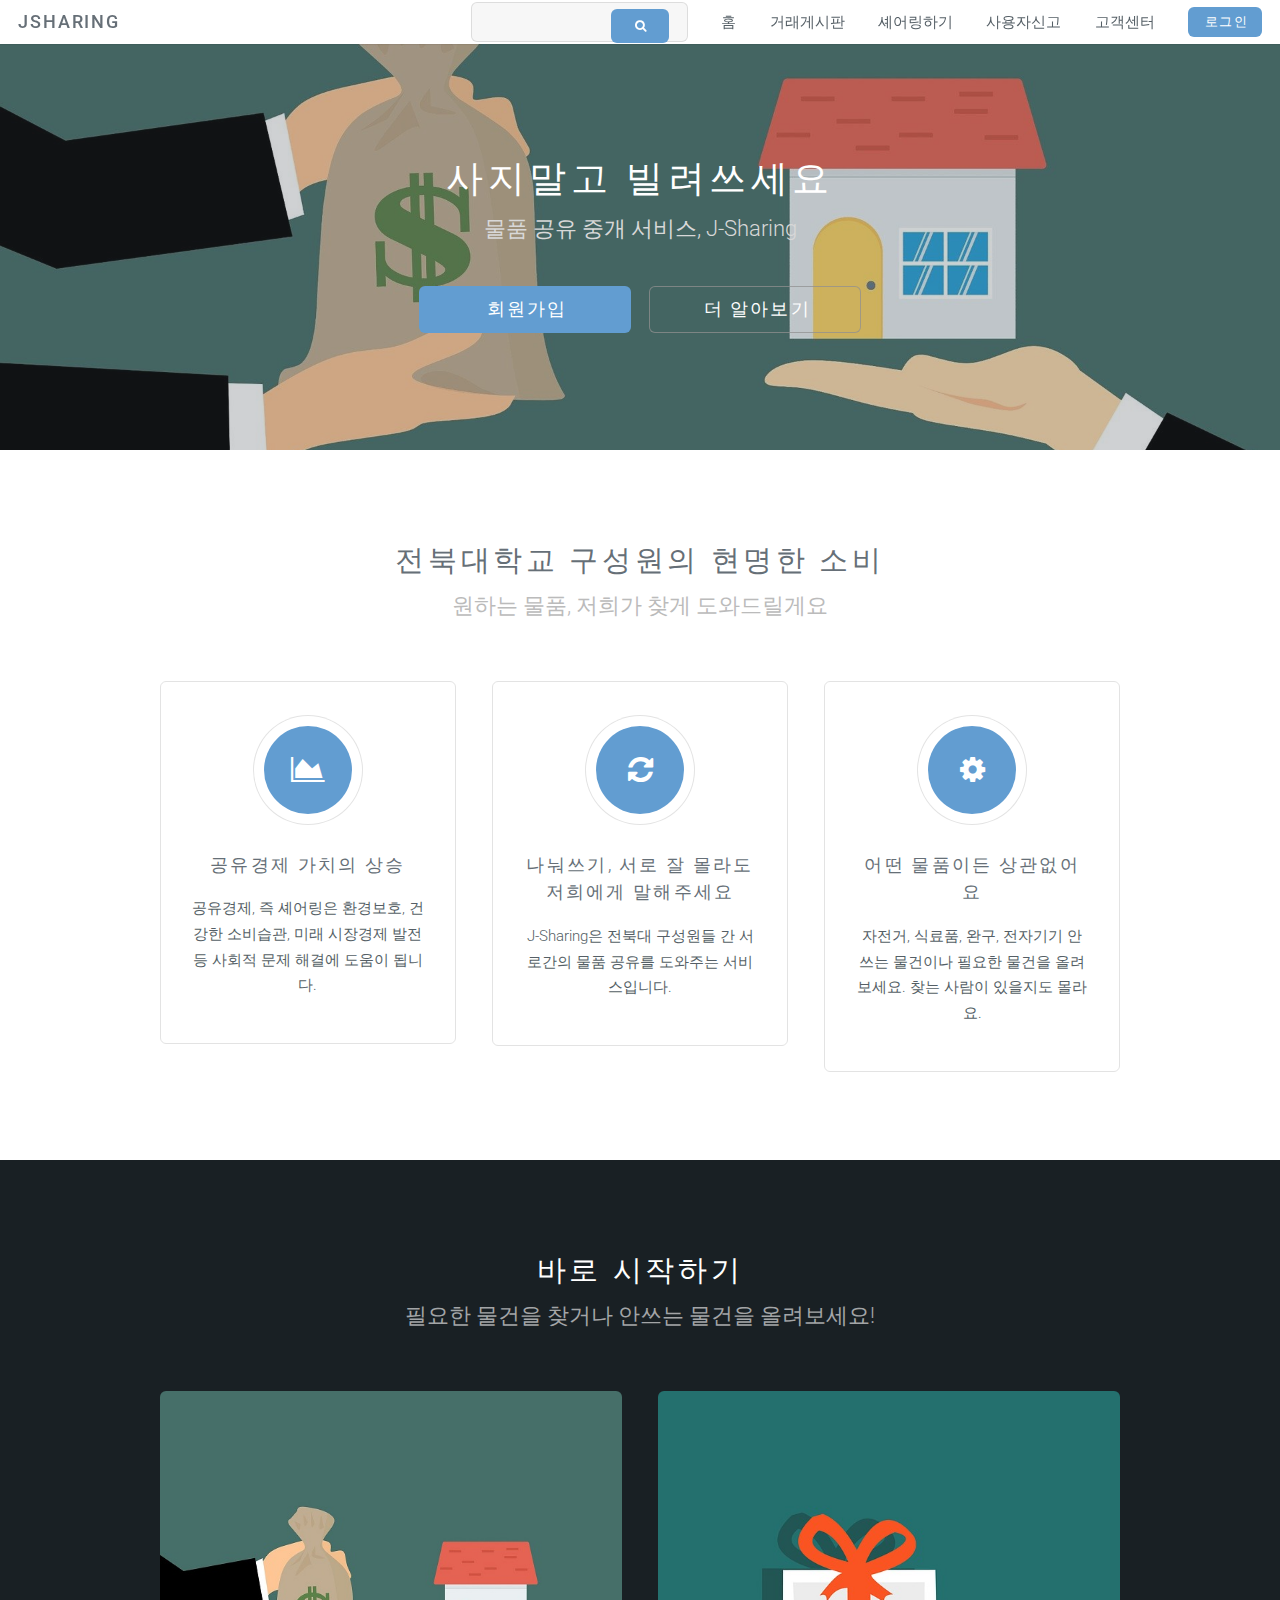
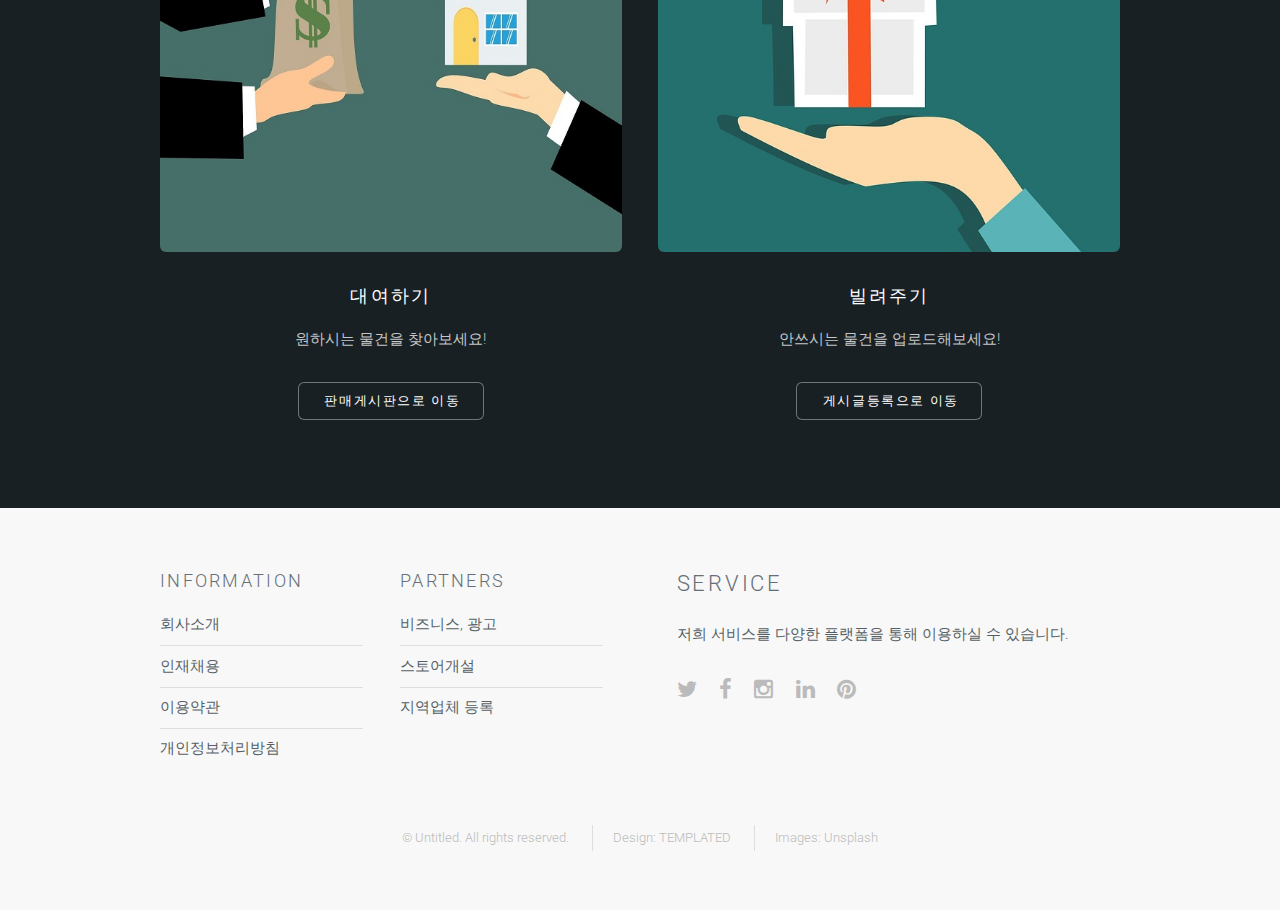
<file: JShare/WebContent/index.html>
<!DOCTYPE HTML>
<!--
	Ion by TEMPLATED
	templated.co @templatedco
	Released for free under the Creative Commons Attribution 3.0 license (templated.co/license)
-->
<html>
	<head>
		<title>JSaring</title>
		<meta http-equiv="content-type" content="text/html; charset=utf-8" />
		<meta name="description" content="" />
		<meta name="keywords" content="" />
		<!--[if lte IE 8]><script src="js/html5shiv.js"></script><![endif]-->
		<script src="js/jquery.min.js"></script>
		<script src="js/skel.min.js"></script>
		<script src="js/skel-layers.min.js"></script>
		<script src="js/init.js"></script>
		<noscript>
			<link rel="stylesheet" href="css/skel.css" />
			<link rel="stylesheet" href="css/style.css" />
			<link rel="stylesheet" href="css/style-xlarge.css" />
		</noscript>
		<style>
		a{
		 text-decoration : none;
		}
		input[type="submit"]{
			font-family : FontAwesome;
			position : absolute;
			z-index: 1;
			top : 9px;
			right : 75%;
			font-size : 12px;
			background: #629DD1;
		}

		</style>
	</head>
	<body id="top">

		<!-- Header -->
			<header id="header" class="skel-layers-fixed">
				<h1><a href="#">JSharing</a></h1>
				<nav id="nav">
					<ul>
						<li>
							<form action="#">
								<input type="text" name="search" class="search" maxlength = "5">
								<input type ="submit" value = "" />
						 </form>
					 </li>
					 <li><a href="index.html">홈</a></li>
							 <li><a href="left-sidebar.html">거래게시판</a></li>
							 <li><a href="Write.jsp">셰어링하기</a></li>
							 <li><a href="#">사용자신고</a></li>
							 <li><a href="#">고객센터</a></li>
							 <li><a href="#" class="button special">로그인</a></li>
					</ul>
				</nav>
			</header>

			<!-- Banner -->
		    <section id="banner">
		        <div class="inner">
		            <h2>사지말고 빌려쓰세요</h2>
		            <p>물품 공유 중개 서비스, J-Sharing</a>
		            </p>
		            <ul class="actions">
		                <li><a href="#content" class="button big special">회원가입</a></li>
		                <li><a href="#one" class="button big alt">더 알아보기</a></li>
		            </ul>
		        </div>
		    </section>

		    <!-- One -->
		    <section id="one" class="wrapper style1">
		        <header class="major">
		            <h2>전북대학교 구성원의 현명한 소비</h2>
		            <p>원하는 물품, 저희가 찾게 도와드릴게요</p>
		        </header>
		        <div class="container">
		            <div class="row">
		                <div class="4u">
		                    <section class="special box">
		                        <i class="icon fa-area-chart major"></i>
		                        <h3>공유경제 가치의 상승</h3>
		                        <p>공유경제, 즉 셰어링은 환경보호, 건강한 소비습관, 미래 시장경제 발전 등 사회적 문제 해결에 도움이 됩니다.</p>
		                    </section>
		                </div>
		                <div class="4u">
		                    <section class="special box">
		                        <i class="icon fa-refresh major"></i>
		                        <h3>나눠쓰기, 서로 잘 몰라도 <br> 저희에게 말해주세요</h3>
		                        <p>J-Sharing은 전북대 구성원들 간 서로간의 물품 공유를 도와주는 서비스입니다.</p>
		                    </section>
		                </div>
		                <div class="4u">
		                    <section class="special box">
		                        <i class="icon fa-cog major"></i>
		                        <h3>어떤 물품이든 상관없어요</h3>
		                        <p>자전거, 식료품, 완구, 전자기기 안쓰는 물건이나 필요한 물건을 올려보세요. 찾는 사람이 있을지도 몰라요.</p>
		                    </section>
		                </div>
		            </div>
		        </div>
		    </section>

		    <!-- Two -->
		    <section id="two" class="wrapper style2">
		        <header class="major">
		            <h2>바로 시작하기</h2>
		            <p>필요한 물건을 찾거나 안쓰는 물건을 올려보세요!</p>
		        </header>
		        <div class="container">
		            <div class="row">
		                <div class="6u">
		                    <section class="special">
		                        <a href="#" class="image fit"><img src="images/pic01_1.jpg" alt="" /></a>
		                        <h3>대여하기</h3>
		                        <p>원하시는 물건을 찾아보세요!</p>
		                        <ul class="actions">
		                            <li><a href="left-sidebar.html" class="button alt">판매게시판으로 이동</a></li>
		                        </ul>
		                    </section>
		                </div>
		                <div class="6u">
		                    <section class="special">
		                        <a href="#" class="image fit"><img src="images/pic02_2.jpg" alt="" /></a>
		                        <h3>빌려주기</h3>
		                        <p>안쓰시는 물건을 업로드해보세요!</p>
		                        <ul class="actions">
		                            <li><a href="Write.jsp" class="button alt">게시글등록으로 이동</a></li>
		                        </ul>
		                    </section>
		                </div>
		            </div>
		        </div>
		    </section>



		<!-- Footer -->
			<footer id="footer">
				<div class="container">
					<div class="row double">
						<div class="6u">
							<div class="row collapse-at-2">
								<div class="6u">
									<h3>Information</h3>
									<ul class="alt">
										<li>회사소개</li>
										<li>인재채용</li>
										<li>이용약관</li>
										<li>개인정보처리방침</li>
									</ul>
								</div>
								<div class="6u">
									<h3>Partners</h3>
									<ul class="alt">
										<li>비즈니스, 광고</li>
										<li>스토어개설</li>
										<li>지역업체 등록</li>
									</ul>
								</div>
							</div>
						</div>
						<div class="6u">
							<h2>Service</h2>
							<p>저희 서비스를 다양한 플랫폼을 통해 이용하실 수 있습니다.</p>
							<ul class="icons">
								<li><a href="#" class="icon fa-twitter"><span class="label">Twitter</span></a></li>
								<li><a href="#" class="icon fa-facebook"><span class="label">Facebook</span></a></li>
								<li><a href="#" class="icon fa-instagram"><span class="label">Instagram</span></a></li>
								<li><a href="#" class="icon fa-linkedin"><span class="label">LinkedIn</span></a></li>
								<li><a href="#" class="icon fa-pinterest"><span class="label">Pinterest</span></a></li>
							</ul>
						</div>
					</div>
					<ul class="copyright">
						<li>&copy; Untitled. All rights reserved.</li>
						<li>Design: <a href="http://templated.co">TEMPLATED</a></li>
						<li>Images: <a href="http://unsplash.com">Unsplash</a></li>
					</ul>
				</div>
			</footer>

	</body>
</html>
</file>
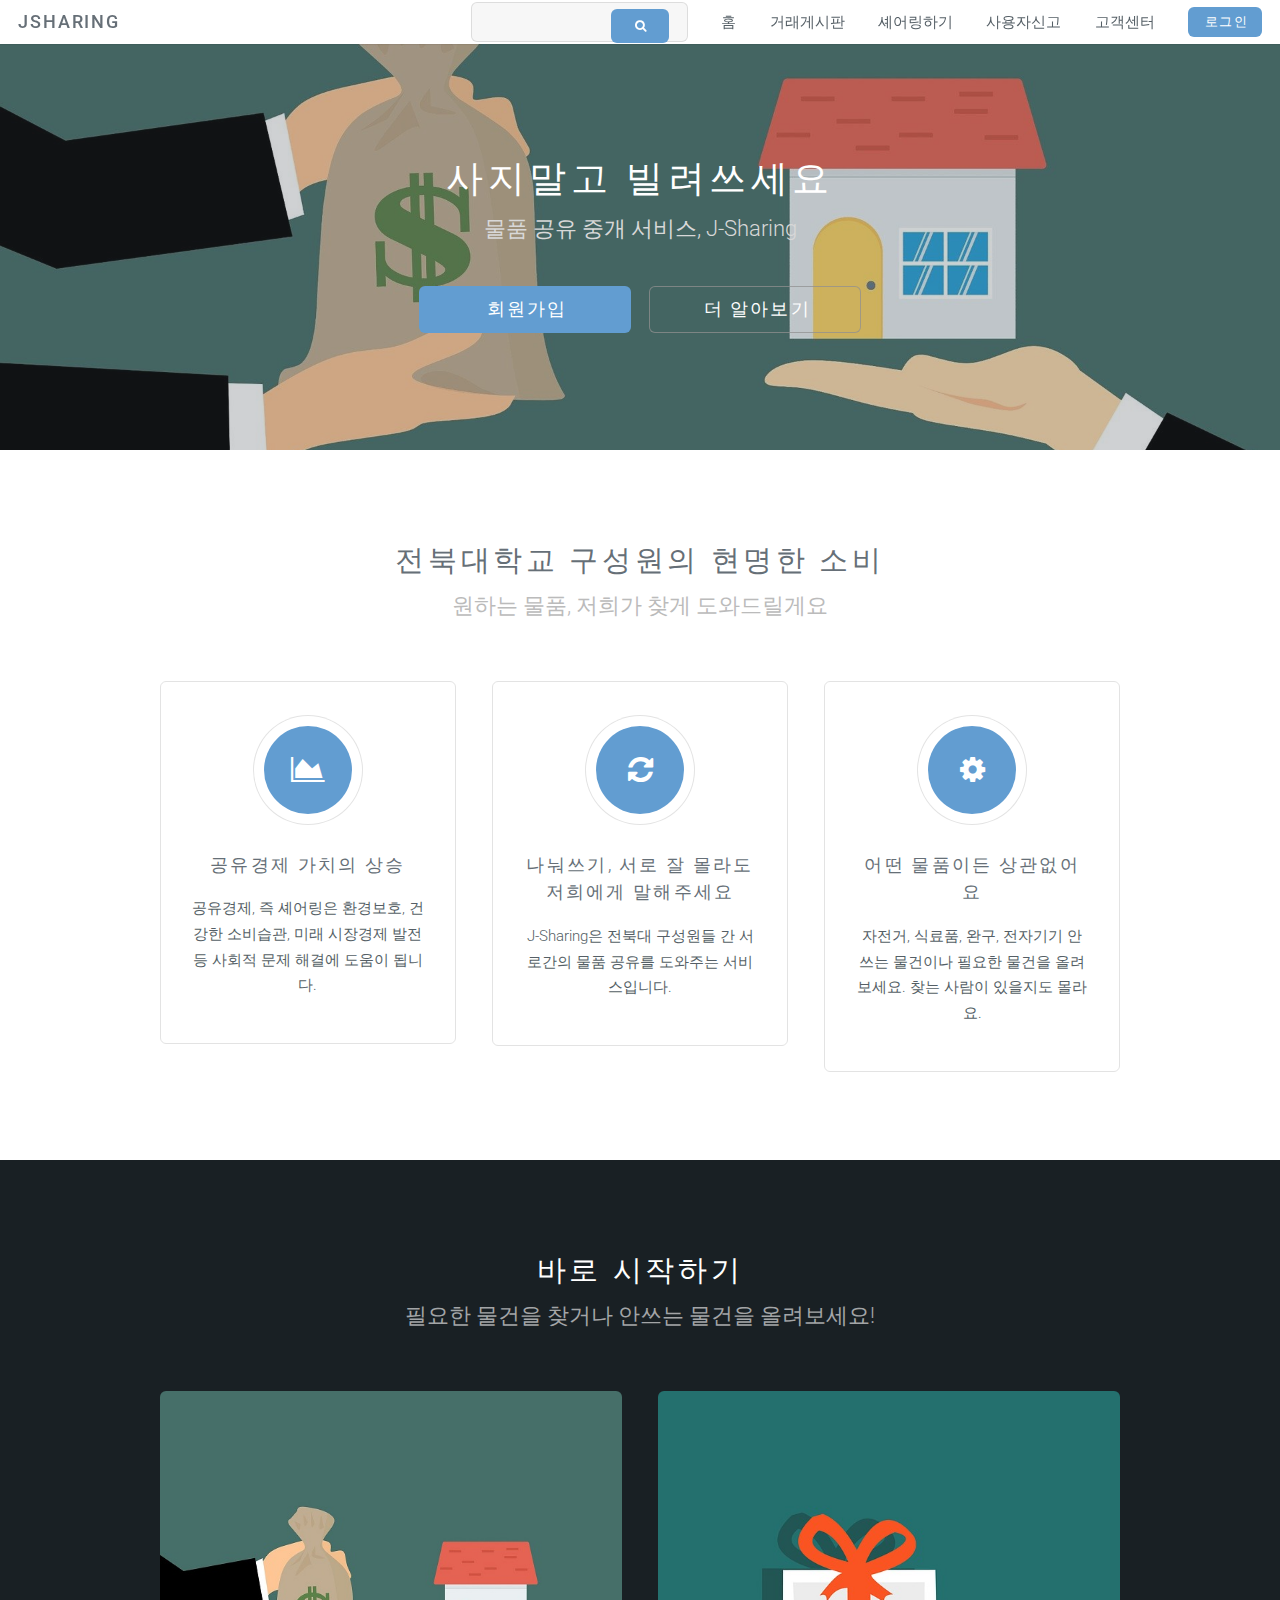
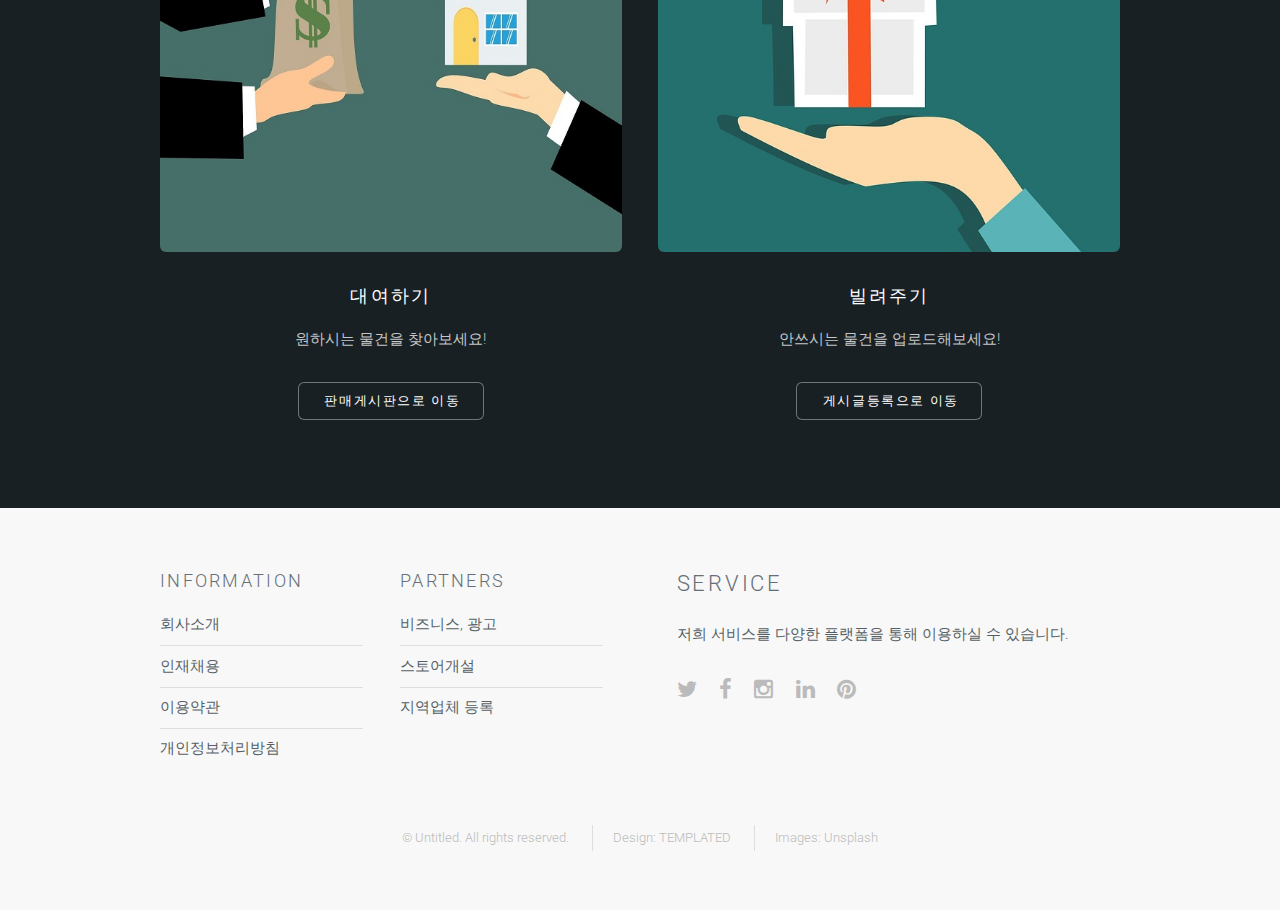
<file: JShare/WebContent/template/index.html>
<!DOCTYPE HTML>
<!--
	Ion by TEMPLATED
	templated.co @templatedco
	Released for free under the Creative Commons Attribution 3.0 license (templated.co/license)
-->
<html>
<head>
<title>JSaring</title>
<meta http-equiv="content-type" content="text/html; charset=utf-8" />
<meta name="description" content="" />
<meta name="keywords" content="" />
<!--[if lte IE 8]><script src="js/html5shiv.js"></script><![endif]-->
<script src="js/jquery.min.js"></script>
<script src="js/skel.min.js"></script>
<script src="js/skel-layers.min.js"></script>
<script src="js/init.js"></script>
<noscript>
	<link rel="stylesheet" href="css/skel.css" />
	<link rel="stylesheet" href="css/style.css" />
	<link rel="stylesheet" href="css/style-xlarge.css" />
</noscript>
<style>
a {
	text-decoration: none;
}

input[type="submit"] {
	font-family: FontAwesome;
	position: absolute;
	z-index: 1;
	top: 9px;
	right: 75%;
	font-size: 12px;
	background: #629DD1;
}
</style>
</head>
<body id="top">

	<!-- Header -->
	<header id="header" class="skel-layers-fixed">
		<h1>
			<a href="#">JSharing</a>
		</h1>
		<nav id="nav">
			<ul>
				<li>
					<form action="#">
						<input type="text" name="search" class="search" maxlength="5">
						<input type="submit" value="" />
					</form>
				</li>
				<li><a href="index.html">홈</a></li>
				<li><a href="left-sidebar.html">거래게시판</a></li>
				<li><a href="Write.jsp">셰어링하기</a></li>
				<li><a href="#">사용자신고</a></li>
				<li><a href="#">고객센터</a></li>
				<li><a href="login.html" class="button special">로그인</a></li>
			</ul>
		</nav>
	</header>

	<!-- Banner -->
	<section id="banner">
		<div class="inner">
			<h2>사지말고 빌려쓰세요</h2>
			<p>
				물품 공유 중개 서비스, J-Sharing</a>
			</p>
			<ul class="actions">
				<li><a href="member.html" class="button big special">회원가입</a></li>
				<li><a href="#one" class="button big alt">더 알아보기</a></li>
			</ul>
		</div>
	</section>

	<!-- One -->
	<section id="one" class="wrapper style1">
		<header class="major">
			<h2>전북대학교 구성원의 현명한 소비</h2>
			<p>원하는 물품, 저희가 찾게 도와드릴게요</p>
		</header>
		<div class="container">
			<div class="row">
				<div class="4u">
					<section class="special box">
						<i class="icon fa-area-chart major"></i>
						<h3>공유경제 가치의 상승</h3>
						<p>공유경제, 즉 셰어링은 환경보호, 건강한 소비습관, 미래 시장경제 발전 등 사회적 문제 해결에 도움이
							됩니다.</p>
					</section>
				</div>
				<div class="4u">
					<section class="special box">
						<i class="icon fa-refresh major"></i>
						<h3>
							나눠쓰기, 서로 잘 몰라도 <br> 저희에게 말해주세요
						</h3>
						<p>J-Sharing은 전북대 구성원들 간 서로간의 물품 공유를 도와주는 서비스입니다.</p>
					</section>
				</div>
				<div class="4u">
					<section class="special box">
						<i class="icon fa-cog major"></i>
						<h3>어떤 물품이든 상관없어요</h3>
						<p>자전거, 식료품, 완구, 전자기기 안쓰는 물건이나 필요한 물건을 올려보세요. 찾는 사람이 있을지도 몰라요.</p>
					</section>
				</div>
			</div>
		</div>
	</section>

	<!-- Two -->
	<section id="two" class="wrapper style2">
		<header class="major">
			<h2>바로 시작하기</h2>
			<p>필요한 물건을 찾거나 안쓰는 물건을 올려보세요!</p>
		</header>
		<div class="container">
			<div class="row">
				<div class="6u">
					<section class="special">
						<a href="#" class="image fit"><img src="images/pic01_1.jpg"
							alt="" /></a>
						<h3>대여하기</h3>
						<p>원하시는 물건을 찾아보세요!</p>
						<ul class="actions">
							<li><a href="board" class="button alt">판매게시판으로
									이동</a></li>
						</ul>
					</section>
				</div>
				<div class="6u">
					<section class="special">
						<a href="#" class="image fit"><img src="images/pic02_2.jpg"
							alt="" /></a>
						<h3>빌려주기</h3>
						<p>안쓰시는 물건을 업로드해보세요!</p>
						<ul class="actions">
							<li><a href="Write.jsp" class="button alt">게시글등록으로 이동</a></li>
						</ul>
					</section>
				</div>
			</div>
		</div>
	</section>



	<!-- Footer -->
	<footer id="footer">
		<div class="container">
			<div class="row double">
				<div class="6u">
					<div class="row collapse-at-2">
						<div class="6u">
							<h3>Information</h3>
							<ul class="alt">
								<li>회사소개</li>
								<li>인재채용</li>
								<li>이용약관</li>
								<li>개인정보처리방침</li>
							</ul>
						</div>
						<div class="6u">
							<h3>Partners</h3>
							<ul class="alt">
								<li>비즈니스, 광고</li>
								<li>스토어개설</li>
								<li>지역업체 등록</li>
							</ul>
						</div>
					</div>
				</div>
				<div class="6u">
					<h2>Service</h2>
					<p>저희 서비스를 다양한 플랫폼을 통해 이용하실 수 있습니다.</p>
					<ul class="icons">
						<li><a href="#" class="icon fa-twitter"><span
								class="label">Twitter</span></a></li>
						<li><a href="#" class="icon fa-facebook"><span
								class="label">Facebook</span></a></li>
						<li><a href="#" class="icon fa-instagram"><span
								class="label">Instagram</span></a></li>
						<li><a href="#" class="icon fa-linkedin"><span
								class="label">LinkedIn</span></a></li>
						<li><a href="#" class="icon fa-pinterest"><span
								class="label">Pinterest</span></a></li>
					</ul>
				</div>
			</div>
			<ul class="copyright">
				<li>&copy; Untitled. All rights reserved.</li>
				<li>Design: <a href="http://templated.co">TEMPLATED</a></li>
				<li>Images: <a href="http://unsplash.com">Unsplash</a></li>
			</ul>
		</div>
	</footer>

</body>
</html>
</file>
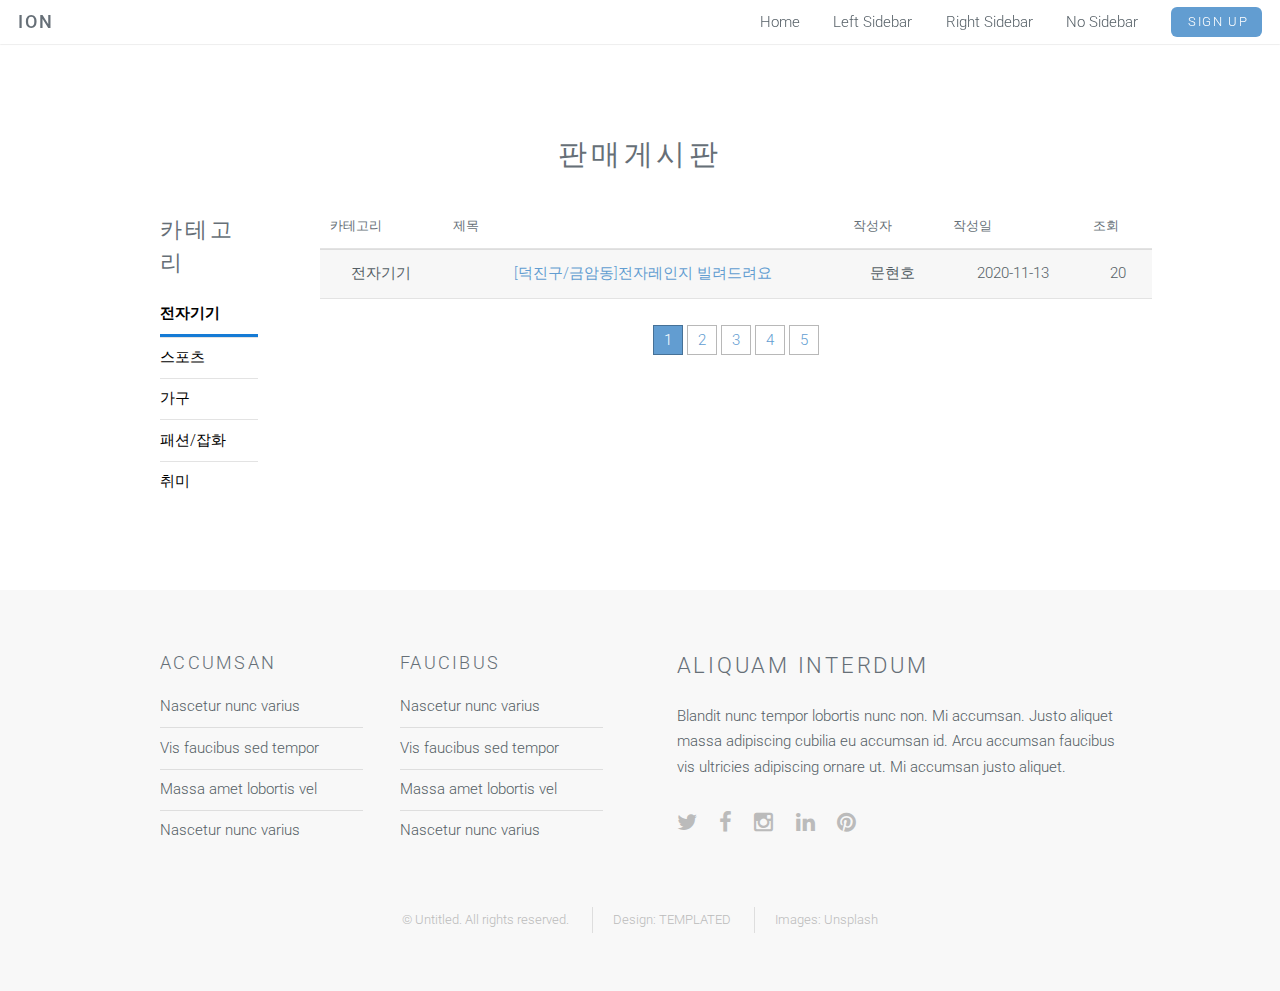
<file: JShare/WebContent/left-sidebar.html>
<!DOCTYPE HTML>
<!--
	Ion by TEMPLATED
	templated.co @templatedco
	Released for free under the Creative Commons Attribution 3.0 license (templated.co/license)
-->
<html>
	<head>
		<title>Left Sidebar - Ion by TEMPLATED</title>
		<meta http-equiv="content-type" content="text/html; charset=utf-8" />
		<meta name="description" content="" />
		<meta name="keywords" content="" />
		<!--[if lte IE 8]><script src="js/html5shiv.js"></script><![endif]-->
		<script src="js/jquery.min.js"></script>
		<script src="js/skel.min.js"></script>
		<script src="js/skel-layers.min.js"></script>
		<script src="js/init.js"></script>
		<noscript>
			<link rel="stylesheet" href="css/skel.css" />
			<link rel="stylesheet" href="css/style.css" />
			<link rel="stylesheet" href="css/style-xlarge.css" />
		</noscript>
		<style>
		a{
		text-decoration : none;
	 }
		</style>
	</head>
	<body id="top">
		<!-- Header -->
			<header id="header" class="skel-layers-fixed">
				<h1><a href="#">Ion</a></h1>
				<nav id="nav">
					<ul>
						<li><a href="index.html">Home</a></li>
						<li><a href="left-sidebar.html">Left Sidebar</a></li>
						<li><a href="right-sidebar.html">Right Sidebar</a></li>
						<li><a href="no-sidebar.html">No Sidebar</a></li>
						<li><a href="#" class="button special">Sign Up</a></li>
					</ul>
				</nav>
			</header>

		<!-- Main -->
			<section id="main" class="wrapper style1">
				<header class="major">
					<h2>판매게시판</h2>
					<p></p>
				</header>
				<div class="container">
					<div class="row">
						<div class="4u">
							<section class = "category">
								<h2>카테고리</h2>
								<ul class="alt">
									<li class = "currentCategory"><a href="#" >전자기기</a></li>
									<li><a href="#">스포츠</a></li>
									<li><a href="#">가구</a></li>
									<li><a href="#">패션/잡화</a></li>
									<li><a href="#">취미</a></li>
								</ul>
							</section>
						</div>
						<div class="8u skel-cell-important">
							<section>
								<div class = "board">
						      <table >
						        <thead>
						          <th>카테고리</th>
						          <th id="title">제목</th>
						          <th>작성자</th>
						          <th>작성일</th>
						          <th>조회</th>
						        </thead>
						        <tbody>
						          <tr>
						            <td>전자기기</td>
						            <td><a href="posting.jsp" class="subTitle">[덕진구/금암동]전자레인지 빌려드려요</a></td>
						            <td>문현호</td>
						            <td>2020-11-13</td>
						            <td>20</td>
						          </tr>
									 </tbody>
						      </table>
									<div class="paging">
										<a class = "currentPage" href="#">1</a>
										<a class = "" href="#">2</a>
										<a class = "" href="#">3</a>
										<a class = "" href="#">4</a>
										<a class = "" href="#">5</a>
									</div>
						    </div>
							</section>
						</div>
					</div>
				</div>
			</section>



		<!-- Footer -->
			<footer id="footer">
				<div class="container">
					<div class="row double">
						<div class="6u">
							<div class="row collapse-at-2">
								<div class="6u">
									<h3>Accumsan</h3>
									<ul class="alt">
										<li><a href="#">Nascetur nunc varius</a></li>
										<li><a href="#">Vis faucibus sed tempor</a></li>
										<li><a href="#">Massa amet lobortis vel</a></li>
										<li><a href="#">Nascetur nunc varius</a></li>
									</ul>
								</div>
								<div class="6u">
									<h3>Faucibus</h3>
									<ul class="alt">
										<li><a href="#">Nascetur nunc varius</a></li>
										<li><a href="#">Vis faucibus sed tempor</a></li>
										<li><a href="#">Massa amet lobortis vel</a></li>
										<li><a href="#">Nascetur nunc varius</a></li>
									</ul>
								</div>
							</div>
						</div>
						<div class="6u">
							<h2>Aliquam Interdum</h2>
							<p>Blandit nunc tempor lobortis nunc non. Mi accumsan. Justo aliquet massa adipiscing cubilia eu accumsan id. Arcu accumsan faucibus vis ultricies adipiscing ornare ut. Mi accumsan justo aliquet.</p>
							<ul class="icons">
								<li><a href="#" class="icon fa-twitter"><span class="label">Twitter</span></a></li>
								<li><a href="#" class="icon fa-facebook"><span class="label">Facebook</span></a></li>
								<li><a href="#" class="icon fa-instagram"><span class="label">Instagram</span></a></li>
								<li><a href="#" class="icon fa-linkedin"><span class="label">LinkedIn</span></a></li>
								<li><a href="#" class="icon fa-pinterest"><span class="label">Pinterest</span></a></li>
							</ul>
						</div>
					</div>
					<ul class="copyright">
						<li>&copy; Untitled. All rights reserved.</li>
						<li>Design: <a href="http://templated.co">TEMPLATED</a></li>
						<li>Images: <a href="http://unsplash.com">Unsplash</a></li>
					</ul>
				</div>
			</footer>

	</body>
</html>
</file>
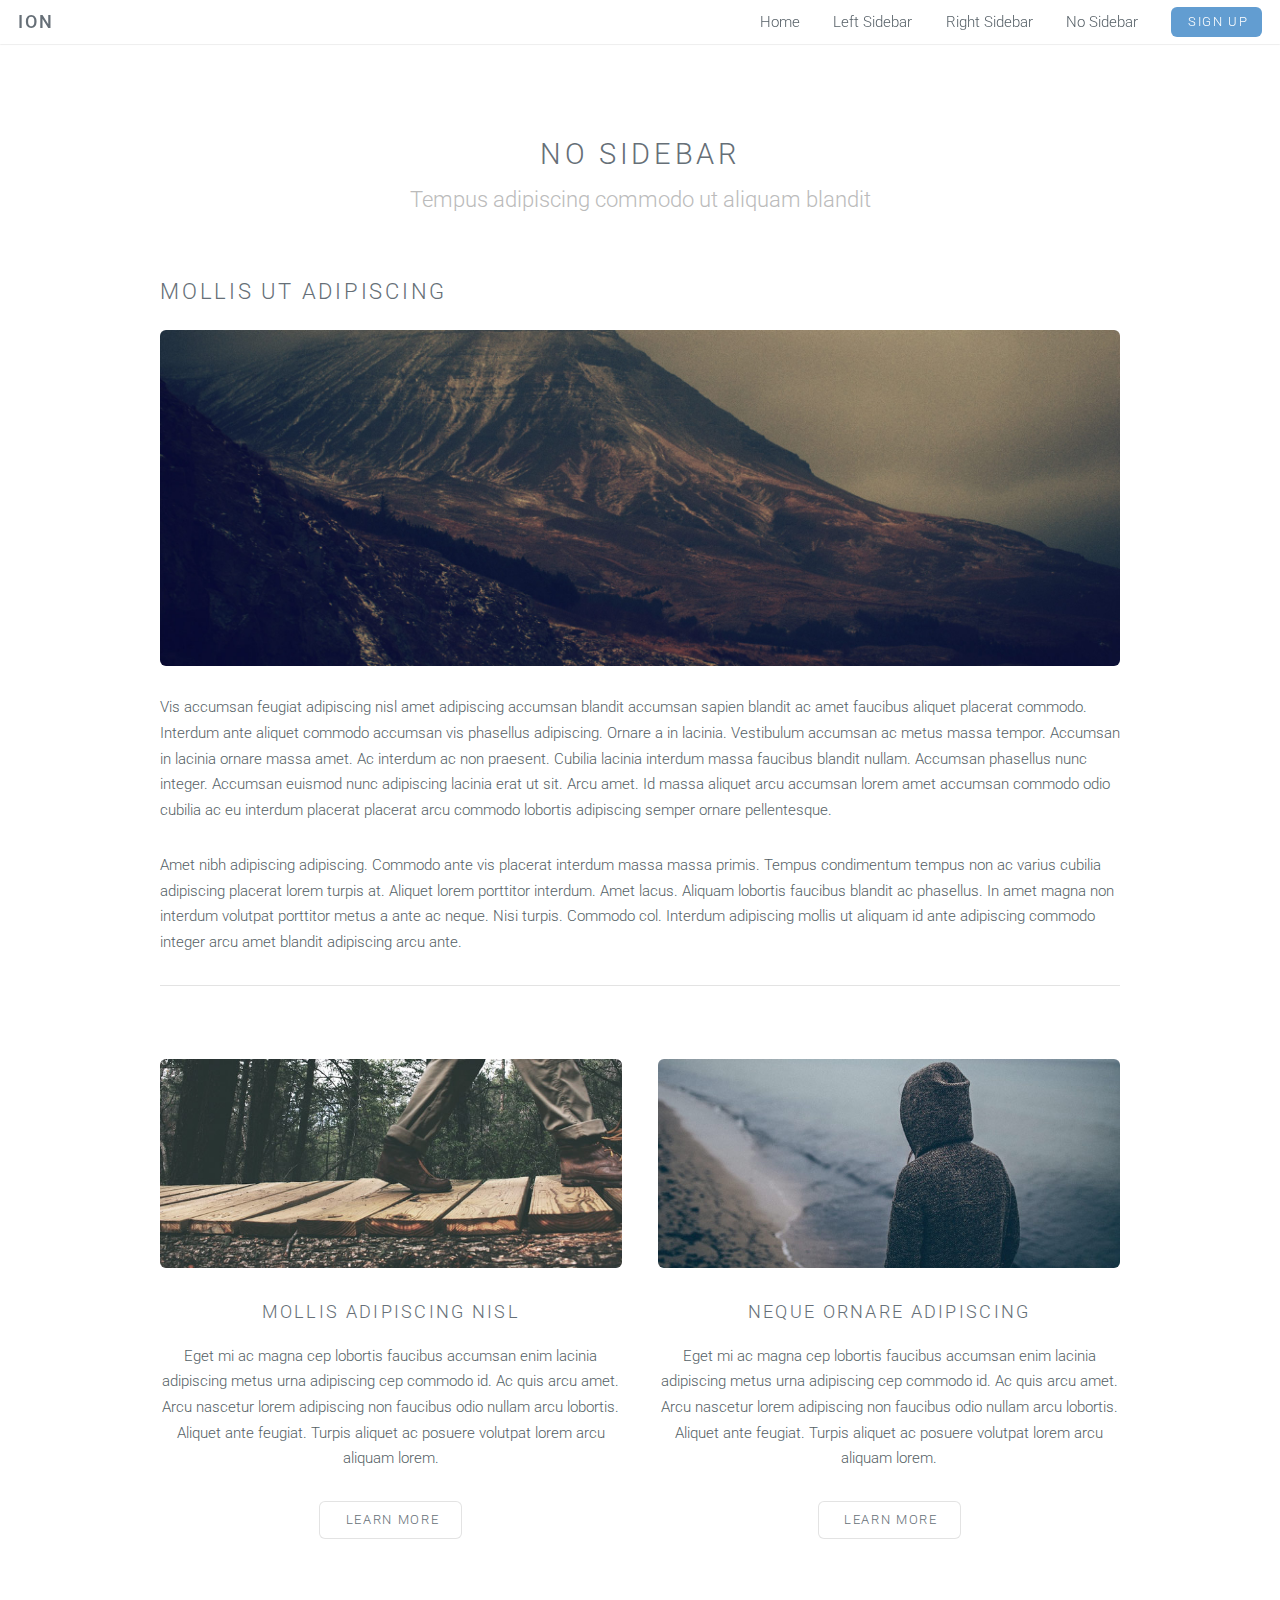
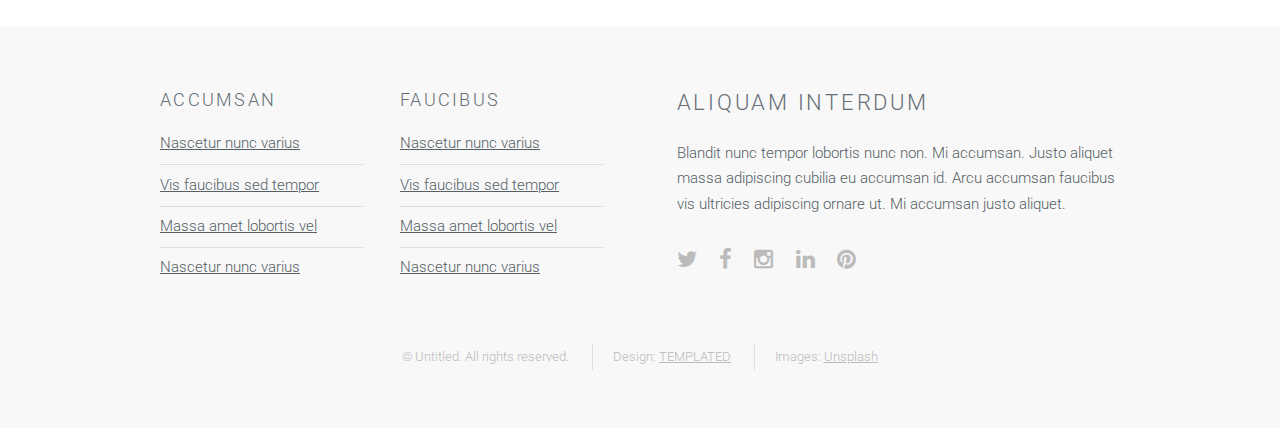
<file: JShare/WebContent/no-sidebar.html>
<!DOCTYPE HTML>
<!--
	Ion by TEMPLATED
	templated.co @templatedco
	Released for free under the Creative Commons Attribution 3.0 license (templated.co/license)
-->
<html>
	<head>
		<title>No Sidebar - Ion by TEMPLATED</title>
		<meta http-equiv="content-type" content="text/html; charset=utf-8" />
		<meta name="description" content="" />
		<meta name="keywords" content="" />
		<!--[if lte IE 8]><script src="js/html5shiv.js"></script><![endif]-->
		<script src="js/jquery.min.js"></script>
		<script src="js/skel.min.js"></script>
		<script src="js/skel-layers.min.js"></script>
		<script src="js/init.js"></script>
		<noscript>
			<link rel="stylesheet" href="css/skel.css" />
			<link rel="stylesheet" href="css/style.css" />
			<link rel="stylesheet" href="css/style-xlarge.css" />
		</noscript>
	</head>
	<body id="top">

		<!-- Header -->
			<header id="header" class="skel-layers-fixed">
				<h1><a href="#">Ion</a></h1>
				<nav id="nav">
					<ul>
						<li><a href="index.html">Home</a></li>
						<li><a href="left-sidebar.html">Left Sidebar</a></li>
						<li><a href="right-sidebar.html">Right Sidebar</a></li>
						<li><a href="no-sidebar.html">No Sidebar</a></li>
						<li><a href="#" class="button special">Sign Up</a></li>
					</ul>
				</nav>
			</header>

		<!-- Main -->
			<section id="main" class="wrapper style1">
				<header class="major">
					<h2>No Sidebar</h2>
					<p>Tempus adipiscing commodo ut aliquam blandit</p>
				</header>
				<div class="container">
					<section>
						<h2>Mollis ut adipiscing</h2>
						<a href="#" class="image fit"><img src="images/banner.jpg" alt="" /></a>
						<p>Vis accumsan feugiat adipiscing nisl amet adipiscing accumsan blandit accumsan sapien blandit ac amet faucibus aliquet placerat commodo. Interdum ante aliquet commodo accumsan vis phasellus adipiscing. Ornare a in lacinia. Vestibulum accumsan ac metus massa tempor. Accumsan in lacinia ornare massa amet. Ac interdum ac non praesent. Cubilia lacinia interdum massa faucibus blandit nullam. Accumsan phasellus nunc integer. Accumsan euismod nunc adipiscing lacinia erat ut sit. Arcu amet. Id massa aliquet arcu accumsan lorem amet accumsan commodo odio cubilia ac eu interdum placerat placerat arcu commodo lobortis adipiscing semper ornare pellentesque.</p>
						<p>Amet nibh adipiscing adipiscing. Commodo ante vis placerat interdum massa massa primis. Tempus condimentum tempus non ac varius cubilia adipiscing placerat lorem turpis at. Aliquet lorem porttitor interdum. Amet lacus. Aliquam lobortis faucibus blandit ac phasellus. In amet magna non interdum volutpat porttitor metus a ante ac neque. Nisi turpis. Commodo col. Interdum adipiscing mollis ut aliquam id ante adipiscing commodo integer arcu amet blandit adipiscing arcu ante.</p>
					</section>
					<hr class="major" />
					<div class="row">
						<div class="6u">
							<section class="special">
								<a href="#" class="image fit"><img src="images/pic01.jpg" alt="" /></a>
								<h3>Mollis adipiscing nisl</h3>
								<p>Eget mi ac magna cep lobortis faucibus accumsan enim lacinia adipiscing metus urna adipiscing cep commodo id. Ac quis arcu amet. Arcu nascetur lorem adipiscing non faucibus odio nullam arcu lobortis. Aliquet ante feugiat. Turpis aliquet ac posuere volutpat lorem arcu aliquam lorem.</p>
								<ul class="actions">
									<li><a href="#" class="button alt">Learn More</a></li>
								</ul>
							</section>
						</div>
						<div class="6u">
							<section class="special">
								<a href="#" class="image fit"><img src="images/pic02.jpg" alt="" /></a>
								<h3>Neque ornare adipiscing</h3>
								<p>Eget mi ac magna cep lobortis faucibus accumsan enim lacinia adipiscing metus urna adipiscing cep commodo id. Ac quis arcu amet. Arcu nascetur lorem adipiscing non faucibus odio nullam arcu lobortis. Aliquet ante feugiat. Turpis aliquet ac posuere volutpat lorem arcu aliquam lorem.</p>
								<ul class="actions">
									<li><a href="#" class="button alt">Learn More</a></li>
								</ul>
							</section>
						</div>
					</div>
				</div>
			</section>

		<!-- Footer -->
			<footer id="footer">
				<div class="container">
					<div class="row double">
						<div class="6u">
							<div class="row collapse-at-2">
								<div class="6u">
									<h3>Accumsan</h3>
									<ul class="alt">
										<li><a href="#">Nascetur nunc varius</a></li>
										<li><a href="#">Vis faucibus sed tempor</a></li>
										<li><a href="#">Massa amet lobortis vel</a></li>
										<li><a href="#">Nascetur nunc varius</a></li>
									</ul>
								</div>
								<div class="6u">
									<h3>Faucibus</h3>
									<ul class="alt">
										<li><a href="#">Nascetur nunc varius</a></li>
										<li><a href="#">Vis faucibus sed tempor</a></li>
										<li><a href="#">Massa amet lobortis vel</a></li>
										<li><a href="#">Nascetur nunc varius</a></li>
									</ul>
								</div>
							</div>
						</div>
						<div class="6u">
							<h2>Aliquam Interdum</h2>
							<p>Blandit nunc tempor lobortis nunc non. Mi accumsan. Justo aliquet massa adipiscing cubilia eu accumsan id. Arcu accumsan faucibus vis ultricies adipiscing ornare ut. Mi accumsan justo aliquet.</p>
							<ul class="icons">
								<li><a href="#" class="icon fa-twitter"><span class="label">Twitter</span></a></li>
								<li><a href="#" class="icon fa-facebook"><span class="label">Facebook</span></a></li>
								<li><a href="#" class="icon fa-instagram"><span class="label">Instagram</span></a></li>
								<li><a href="#" class="icon fa-linkedin"><span class="label">LinkedIn</span></a></li>
								<li><a href="#" class="icon fa-pinterest"><span class="label">Pinterest</span></a></li>
							</ul>
						</div>
					</div>
					<ul class="copyright">
						<li>&copy; Untitled. All rights reserved.</li>
						<li>Design: <a href="http://templated.co">TEMPLATED</a></li>
						<li>Images: <a href="http://unsplash.com">Unsplash</a></li>
					</ul>
				</div>
			</footer>

	</body>
</html>
</file>
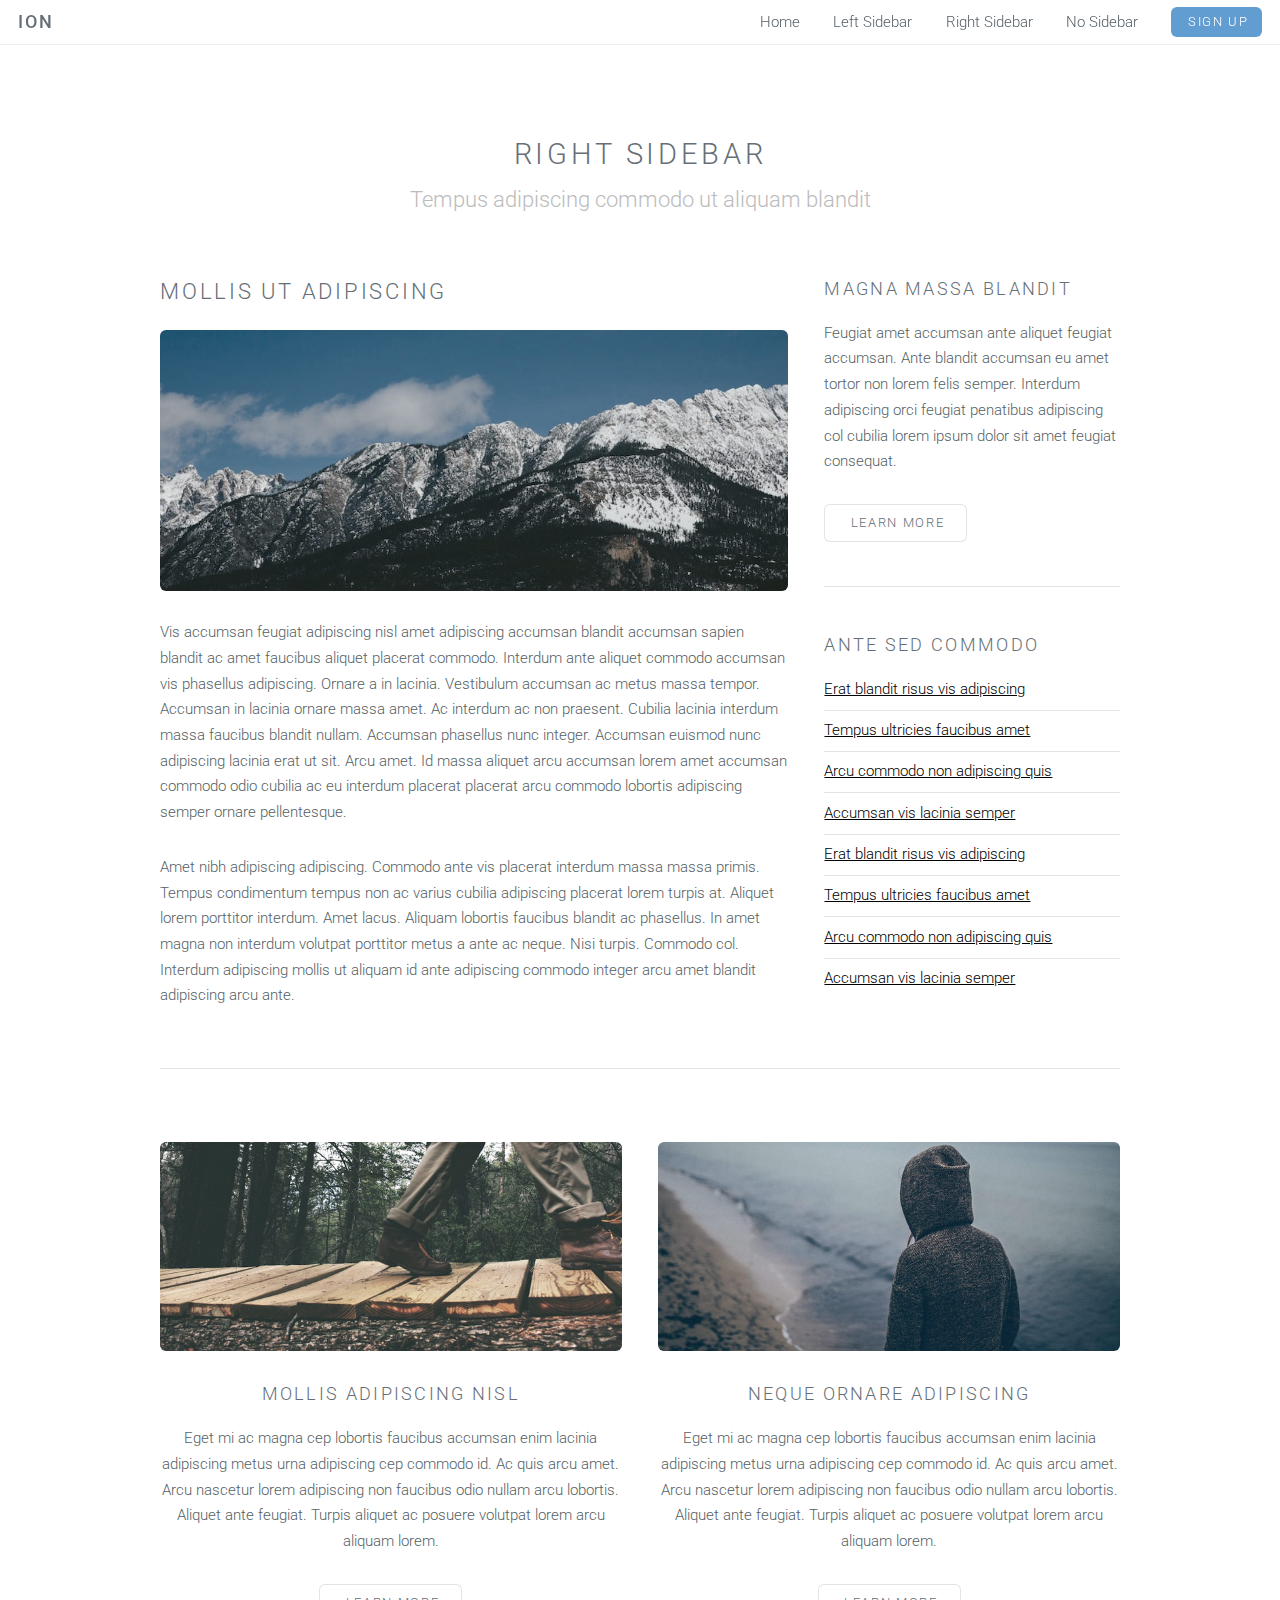
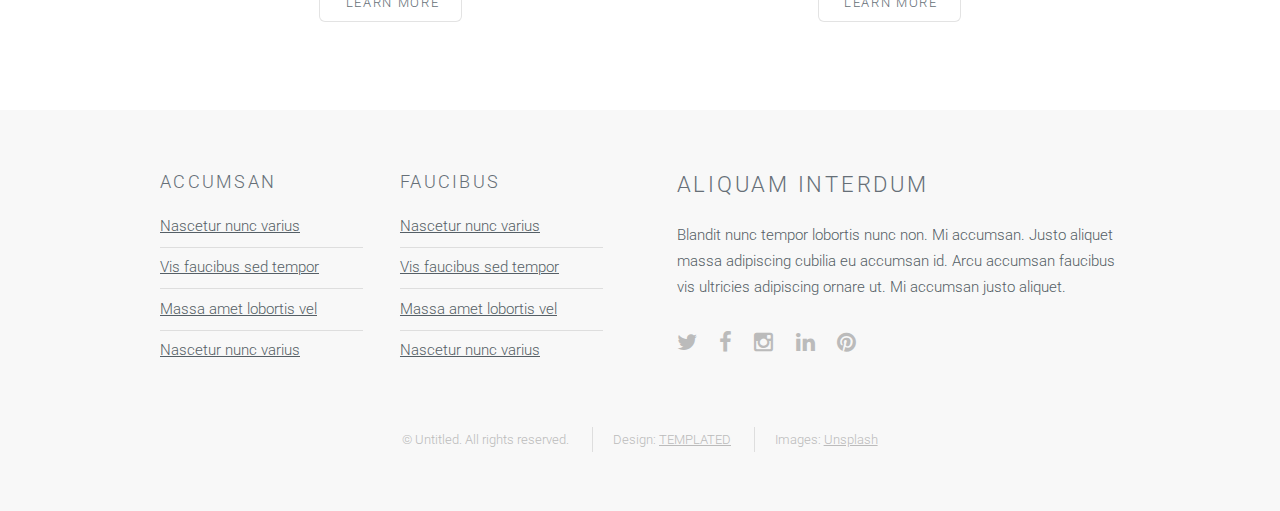
<file: JShare/WebContent/right-sidebar.html>
<!DOCTYPE HTML>
<!--
	Ion by TEMPLATED
	templated.co @templatedco
	Released for free under the Creative Commons Attribution 3.0 license (templated.co/license)
-->
<html>
	<head>
		<title>Right Sidebar - Ion by TEMPLATED</title>
		<meta http-equiv="content-type" content="text/html; charset=utf-8" />
		<meta name="description" content="" />
		<meta name="keywords" content="" />
		<!--[if lte IE 8]><script src="js/html5shiv.js"></script><![endif]-->
		<script src="js/jquery.min.js"></script>
		<script src="js/skel.min.js"></script>
		<script src="js/skel-layers.min.js"></script>
		<script src="js/init.js"></script>
		<noscript>
			<link rel="stylesheet" href="css/skel.css" />
			<link rel="stylesheet" href="css/style.css" />
			<link rel="stylesheet" href="css/style-xlarge.css" />
		</noscript>
	</head>
	<body id="top">

		<!-- Header -->
			<header id="header" class="skel-layers-fixed">
				<h1><a href="#">Ion</a></h1>
				<nav id="nav">
					<ul>
						<li><a href="index.html">Home</a></li>
						<li><a href="left-sidebar.html">Left Sidebar</a></li>
						<li><a href="right-sidebar.html">Right Sidebar</a></li>
						<li><a href="no-sidebar.html">No Sidebar</a></li>
						<li><a href="#" class="button special">Sign Up</a></li>
					</ul>
				</nav>
			</header>

		<!-- Main -->
			<section id="main" class="wrapper style1">
				<header class="major">
					<h2>Right Sidebar</h2>
					<p>Tempus adipiscing commodo ut aliquam blandit</p>
				</header>
				<div class="container">
					<div class="row">
						<div class="8u">
							<section>
								<h2>Mollis ut adipiscing</h2>
								<a href="#" class="image fit"><img src="images/pic03.jpg" alt="" /></a>
								<p>Vis accumsan feugiat adipiscing nisl amet adipiscing accumsan blandit accumsan sapien blandit ac amet faucibus aliquet placerat commodo. Interdum ante aliquet commodo accumsan vis phasellus adipiscing. Ornare a in lacinia. Vestibulum accumsan ac metus massa tempor. Accumsan in lacinia ornare massa amet. Ac interdum ac non praesent. Cubilia lacinia interdum massa faucibus blandit nullam. Accumsan phasellus nunc integer. Accumsan euismod nunc adipiscing lacinia erat ut sit. Arcu amet. Id massa aliquet arcu accumsan lorem amet accumsan commodo odio cubilia ac eu interdum placerat placerat arcu commodo lobortis adipiscing semper ornare pellentesque.</p>
								<p>Amet nibh adipiscing adipiscing. Commodo ante vis placerat interdum massa massa primis. Tempus condimentum tempus non ac varius cubilia adipiscing placerat lorem turpis at. Aliquet lorem porttitor interdum. Amet lacus. Aliquam lobortis faucibus blandit ac phasellus. In amet magna non interdum volutpat porttitor metus a ante ac neque. Nisi turpis. Commodo col. Interdum adipiscing mollis ut aliquam id ante adipiscing commodo integer arcu amet blandit adipiscing arcu ante.</p>
							</section>
						</div>
						<div class="4u">
							<section>
								<h3>Magna massa blandit</h3>
								<p>Feugiat amet accumsan ante aliquet feugiat accumsan. Ante blandit accumsan eu amet tortor non lorem felis semper. Interdum adipiscing orci feugiat penatibus adipiscing col cubilia lorem ipsum dolor sit amet feugiat consequat.</p>
								<ul class="actions">
									<li><a href="#" class="button alt">Learn More</a></li>
								</ul>
							</section>
							<hr />
							<section>
								<h3>Ante sed commodo</h3>
								<ul class="alt">
									<li><a href="#">Erat blandit risus vis adipiscing</a></li>
									<li><a href="#">Tempus ultricies faucibus amet</a></li>
									<li><a href="#">Arcu commodo non adipiscing quis</a></li>
									<li><a href="#">Accumsan vis lacinia semper</a></li>
									<li><a href="#">Erat blandit risus vis adipiscing</a></li>
									<li><a href="#">Tempus ultricies faucibus amet</a></li>
									<li><a href="#">Arcu commodo non adipiscing quis</a></li>
									<li><a href="#">Accumsan vis lacinia semper</a></li>
								</ul>
							</section>
						</div>
					</div>
					<hr class="major" />
					<div class="row">
						<div class="6u">
							<section class="special">
								<a href="#" class="image fit"><img src="images/pic01.jpg" alt="" /></a>
								<h3>Mollis adipiscing nisl</h3>
								<p>Eget mi ac magna cep lobortis faucibus accumsan enim lacinia adipiscing metus urna adipiscing cep commodo id. Ac quis arcu amet. Arcu nascetur lorem adipiscing non faucibus odio nullam arcu lobortis. Aliquet ante feugiat. Turpis aliquet ac posuere volutpat lorem arcu aliquam lorem.</p>
								<ul class="actions">
									<li><a href="#" class="button alt">Learn More</a></li>
								</ul>
							</section>
						</div>
						<div class="6u">
							<section class="special">
								<a href="#" class="image fit"><img src="images/pic02.jpg" alt="" /></a>
								<h3>Neque ornare adipiscing</h3>
								<p>Eget mi ac magna cep lobortis faucibus accumsan enim lacinia adipiscing metus urna adipiscing cep commodo id. Ac quis arcu amet. Arcu nascetur lorem adipiscing non faucibus odio nullam arcu lobortis. Aliquet ante feugiat. Turpis aliquet ac posuere volutpat lorem arcu aliquam lorem.</p>
								<ul class="actions">
									<li><a href="#" class="button alt">Learn More</a></li>
								</ul>
							</section>
						</div>
					</div>
				</div>
			</section>

		<!-- Footer -->
			<footer id="footer">
				<div class="container">
					<div class="row double">
						<div class="6u">
							<div class="row collapse-at-2">
								<div class="6u">
									<h3>Accumsan</h3>
									<ul class="alt">
										<li><a href="#">Nascetur nunc varius</a></li>
										<li><a href="#">Vis faucibus sed tempor</a></li>
										<li><a href="#">Massa amet lobortis vel</a></li>
										<li><a href="#">Nascetur nunc varius</a></li>
									</ul>
								</div>
								<div class="6u">
									<h3>Faucibus</h3>
									<ul class="alt">
										<li><a href="#">Nascetur nunc varius</a></li>
										<li><a href="#">Vis faucibus sed tempor</a></li>
										<li><a href="#">Massa amet lobortis vel</a></li>
										<li><a href="#">Nascetur nunc varius</a></li>
									</ul>
								</div>
							</div>
						</div>
						<div class="6u">
							<h2>Aliquam Interdum</h2>
							<p>Blandit nunc tempor lobortis nunc non. Mi accumsan. Justo aliquet massa adipiscing cubilia eu accumsan id. Arcu accumsan faucibus vis ultricies adipiscing ornare ut. Mi accumsan justo aliquet.</p>
							<ul class="icons">
								<li><a href="#" class="icon fa-twitter"><span class="label">Twitter</span></a></li>
								<li><a href="#" class="icon fa-facebook"><span class="label">Facebook</span></a></li>
								<li><a href="#" class="icon fa-instagram"><span class="label">Instagram</span></a></li>
								<li><a href="#" class="icon fa-linkedin"><span class="label">LinkedIn</span></a></li>
								<li><a href="#" class="icon fa-pinterest"><span class="label">Pinterest</span></a></li>
							</ul>
						</div>
					</div>
					<ul class="copyright">
						<li>&copy; Untitled. All rights reserved.</li>
						<li>Design: <a href="http://templated.co">TEMPLATED</a></li>
						<li>Images: <a href="http://unsplash.com">Unsplash</a></li>
					</ul>
				</div>
			</footer>

	</body>
</html>
</file>
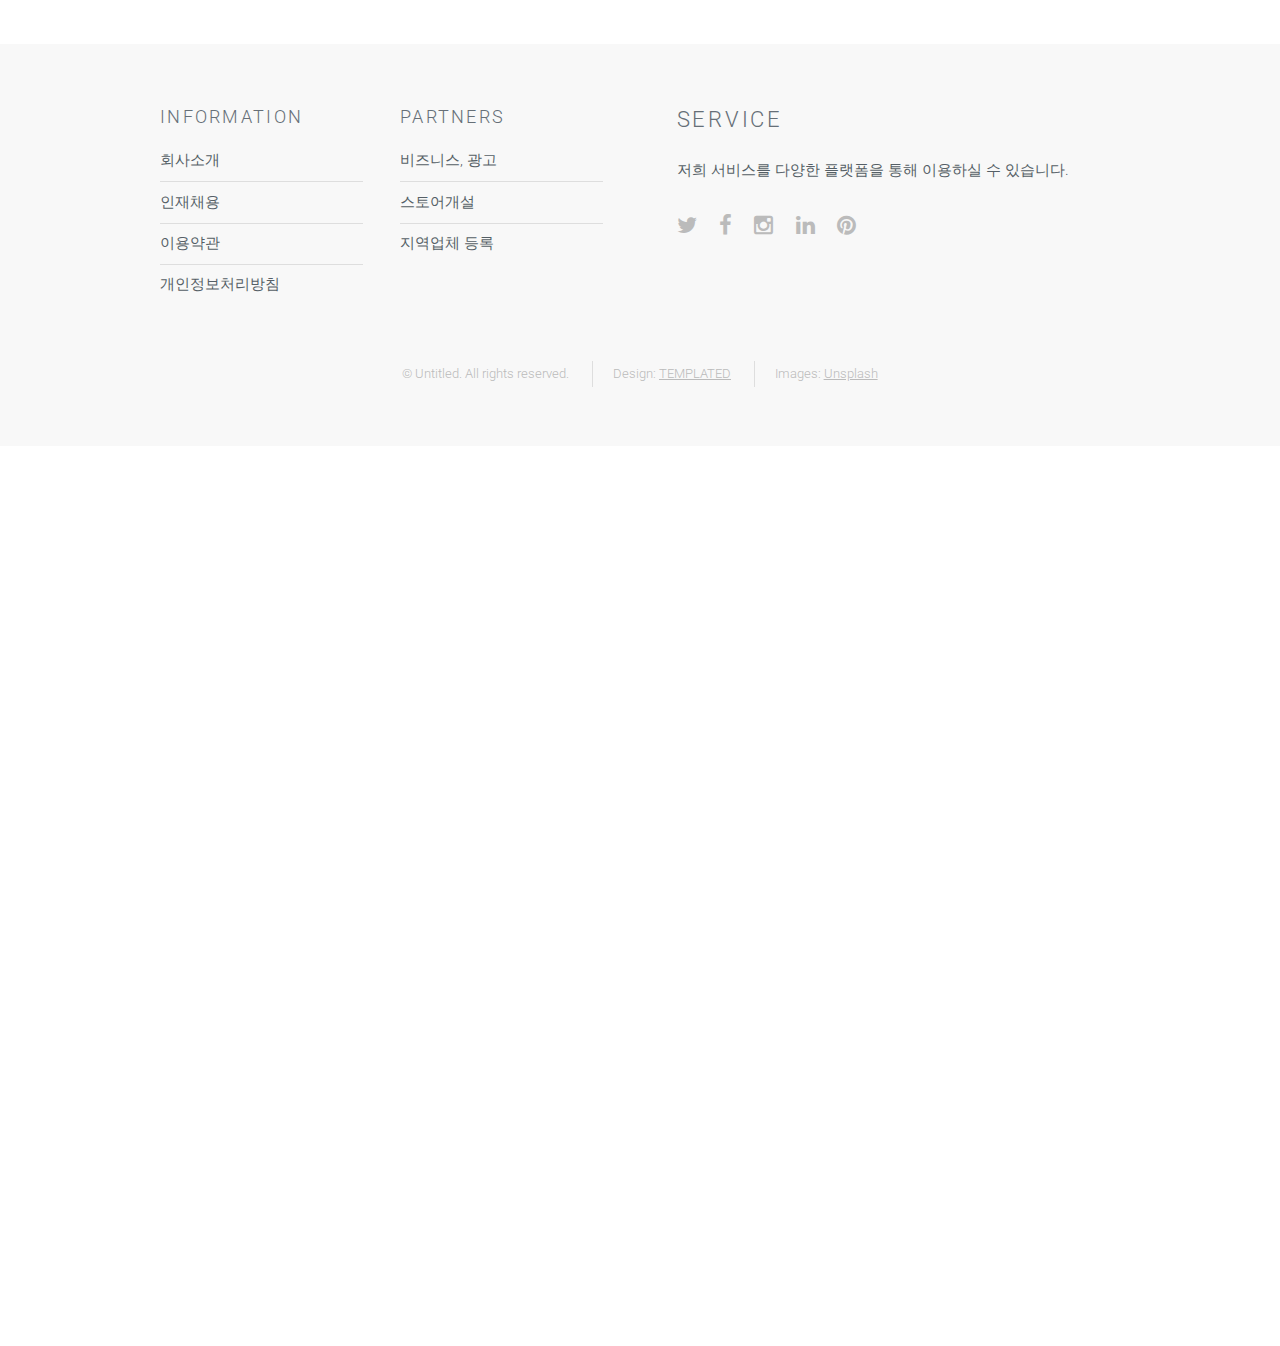
<file: JShare/WebContent/template/footer.html>
<html>
<meta http-equiv="content-type" content="text/html; charset=utf-8" />
		<meta name="description" content="" />
		<meta name="keywords" content="" />
		<!--[if lte IE 8]><script src="js/html5shiv.js"></script><![endif]-->
		<script src="js/jquery.min.js"></script>
		<script src="js/skel.min.js"></script>
		<script src="js/skel-layers.min.js"></script>
		<script src="js/init.js"></script>
		<noscript>
			<link rel="stylesheet" href="css/skel.css" />
			<link rel="stylesheet" href="css/style.css" />
			<link rel="stylesheet" href="css/style-xlarge.css" />
		</noscript>
<!-- Footer -->
			<footer id="footer">
				<div class="container">
					<div class="row double">
						<div class="6u">
							<div class="row collapse-at-2">
								<div class="6u">
									<h3>Information</h3>
									<ul class="alt">
										<li>회사소개</li>
										<li>인재채용</li>
										<li>이용약관</li>
										<li>개인정보처리방침</li>
									</ul>
								</div>
								<div class="6u">
									<h3>Partners</h3>
									<ul class="alt">
										<li>비즈니스, 광고</li>
										<li>스토어개설</li>
										<li>지역업체 등록</li>
									</ul>
								</div>
							</div>
						</div>
						<div class="6u">
							<h2>Service</h2>
							<p>저희 서비스를 다양한 플랫폼을 통해 이용하실 수 있습니다.</p>
							<ul class="icons">
								<li><a href="#" class="icon fa-twitter"><span class="label">Twitter</span></a></li>
								<li><a href="#" class="icon fa-facebook"><span class="label">Facebook</span></a></li>
								<li><a href="#" class="icon fa-instagram"><span class="label">Instagram</span></a></li>
								<li><a href="#" class="icon fa-linkedin"><span class="label">LinkedIn</span></a></li>
								<li><a href="#" class="icon fa-pinterest"><span class="label">Pinterest</span></a></li>
							</ul>
						</div>
					</div>
					<ul class="copyright">
						<li>&copy; Untitled. All rights reserved.</li>
						<li>Design: <a href="http://templated.co">TEMPLATED</a></li>
						<li>Images: <a href="http://unsplash.com">Unsplash</a></li>
					</ul>
				</div>
			</footer>
</html>
</file>
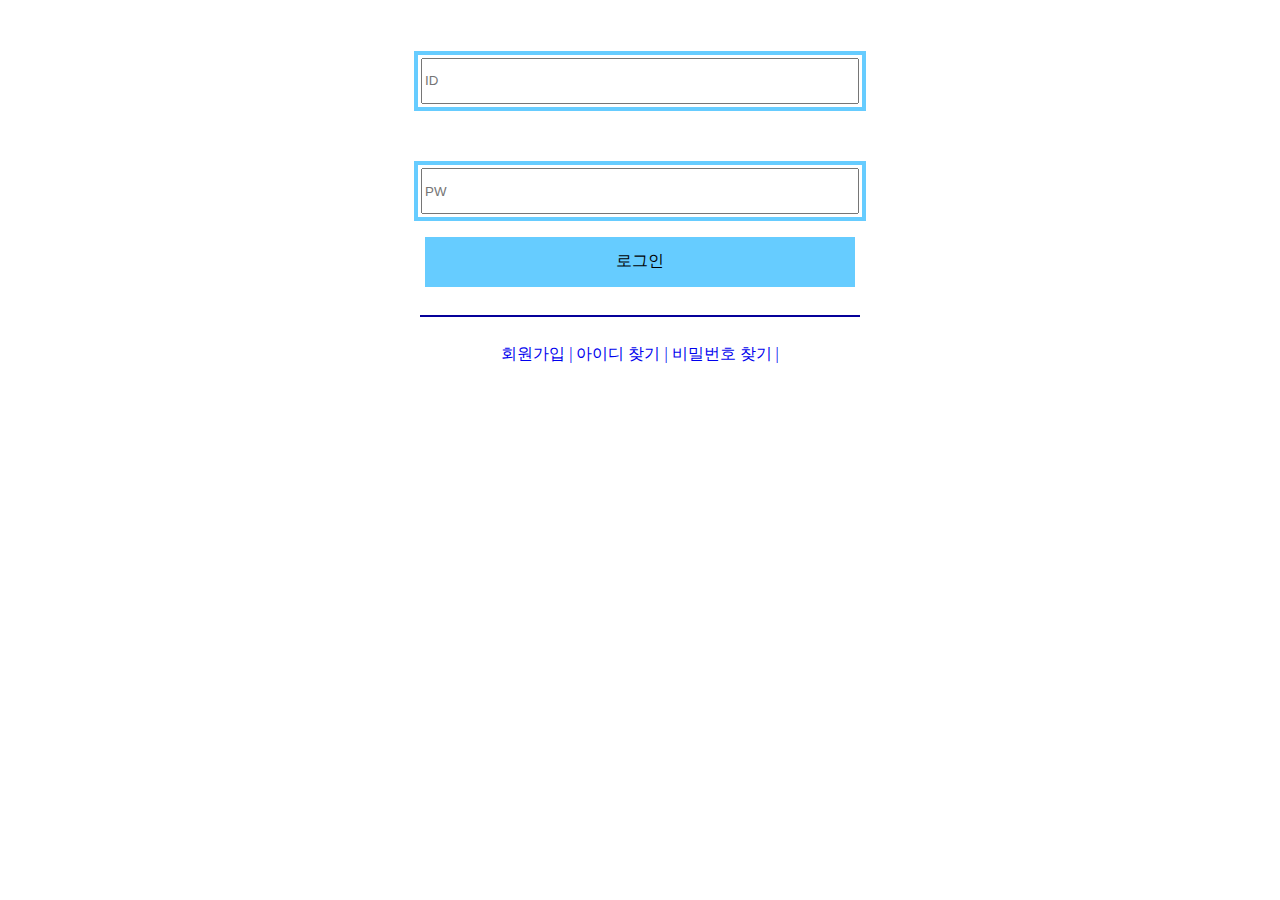
<file: JShare/WebContent/template/login.html>
<!DOCTYPE html>
<html>
<head>
<meta charset="UTF-8">
<title>JSharing</title>
		
</head>
	
<body>
	<form>	 	
		 		<table align="center" height="40" width="430" border="0" style="border:solid 4px #66CCFF; margin-top:4%">
	 			<tr>		
	 				<td><input type="text" name="user_id" valu="" placeholder="ID" style="height:40px; width:430px;"/></td>
	 			</tr>
	 			</table>
	 			<table align="center" height="40" width="430" border="0" style="border:solid 4px #66CCFF; margin-top:4%">
	 			<tr>
	 				<td><input type="text" name="user_pw" valu="" placeholder="PW" style="height:40px; width:430px;"></td>
				</tr>
				</table>
				<table align="center" height="40" style="margin-top:1%">
				

				<td><input type="button" name="login" value="로그인" style="height:50px; width:430px;  background-color:#66CCFF; color:black; font-size:16px; border:solid 1px #66CCFF; "></td>
				</tr>
				</table>
				
				<table align="center" height="0" width="440" border="1" style="border:solid 1px #050099; margin-top:2%">
 				</table>

				<table align="center" height="50" style="margin-top:1%" class="mo">
				
  <tr>
   <td><a style="text-decoration:none;" href="member.html">회원가입 | </td> 
   <td><a style="text-decoration:none;" href="주소">아이디 찾기 | </td>
   <td><a style="text-decoration:none;" href="주소">비밀번호 찾기 |</td>
  </tr>

	
</body>
</html>
</file>
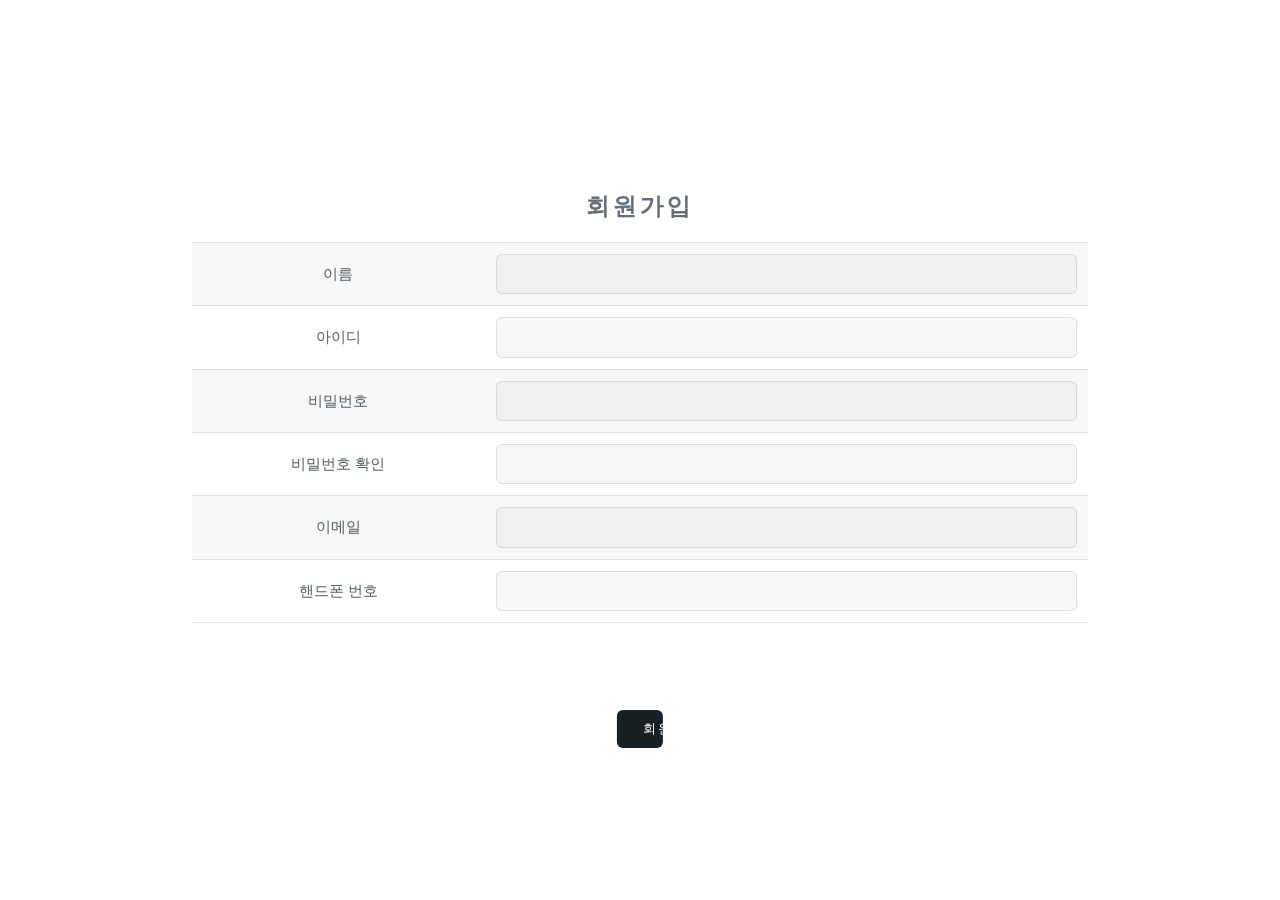
<file: JShare/WebContent/template/member.html>
<!DOCTYPE html>
<html>
<head>
<meta charset="UTF-8">
<head>
<meta http-equiv="Content-Type" content="text/html; charset=UTF-8">
<title>JSharing</title>
<meta charset="UTF-8">
<title>JSharing</title>
<script src="js/jquery.min.js"></script>
<script src="js/skel.min.js"></script>
<script src="js/skel-layers.min.js"></script>
<script src="js/init.js"></script>
<noscript>
	<link rel="stylesheet" href="template/css/skel.css" />
	<link rel="stylesheet" href="template/css/style.css" />
	<link rel="stylesheet" href="template/css/style-xlarge.css" />
	<link rel="stylesheet"
		href="https://cdnjs.cloudflare.com/ajax/libs/font-awesome/5.8.2/css/all.min.css" />
</noscript>
<style>
a {
	text-decoration: none;
}

table {
	margin: auto;
	text-align: center;
	width: 70%;
}

button {
	text-align: center;
}

input[type="submit"] {
            position: absolute;
            top: 55%;
            left: 50%;
            transform: translateX(-50%);
            margin-top: 300px;
}

div {
	text-align: center;
	margin-top: 150px;
}

h1 {
	font-weight: bold;
	font-size: 24px;
}
</style>
</head>
<body>
	<form action="Signup_do.jsp" method="post">
		<table>
			<h1>회원가입</h1>
			<tr>
				<td>이름</td>
				<td><input type="text" name="name"></td>

			</tr>
			<tr>
				<td>아이디</td>
				<td><input type="text" name="id"></td>
			</tr>
			<tr>
				<td>비밀번호</td>
				<td><input type="password" name="pw"></td>

			</tr>
			<tr>
				<td>비밀번호 확인</td>
				<td><input type="password"></td>
			</tr>
			<tr>
				<td>이메일</td>
				<td><input type="email" name="email"></td>
			</tr>
			<tr>
				<td>핸드폰 번호</td>
				<td><input type="text" name="phone_num"></td>
			</tr>


		</table>
		<input type="submit" value="회원가입">
	</form>


	<script>
pw = document.getElementById("pw");

pw_verify = document.getElementById("pw_verify");
pw_verify.addEventListener('focusout', function(event){
   if(pw.value != pw_verify.value){
      alert("비밀번호가 일치하지 않습니다");
      pw_verify.style.borderColor = "red";
      pw_verify.style.color = "red";         
   }
});
</script>
</body>
</html>
</file>
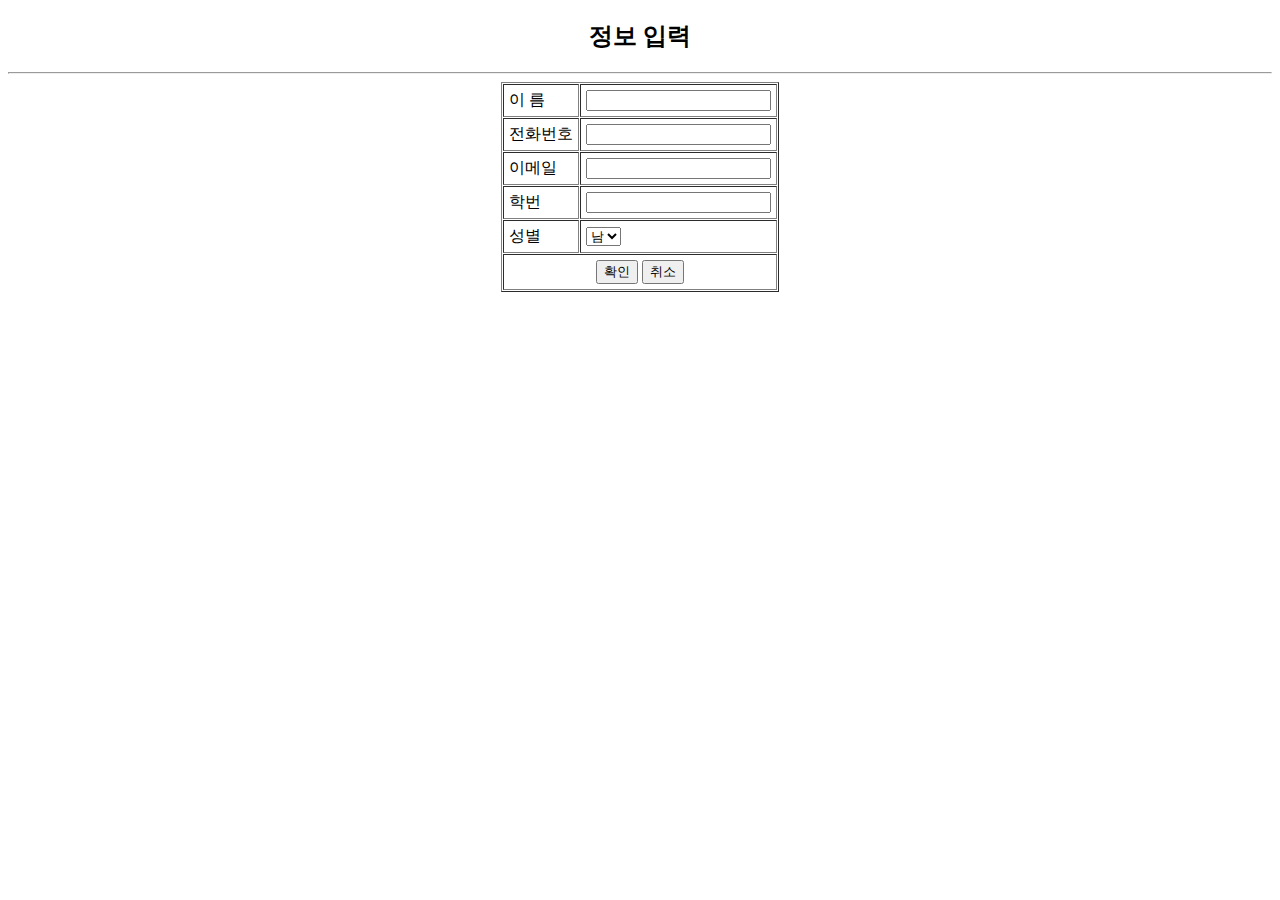
<file: JShare/WebContent/template/PutInfo.html>
<!DOCTYPE html PUBLIC "-//W3C//DTD HTML 4.01 Transitional//EN" "http://www.w3.org/TR/html4/losse.dtd">

<html>
<head><meta http-equiv="Content-Type" content="text/html; charset=UTF-8">
<title>주소록</title>
</head>
<body>
<center>
<H2>정보 입력</H2>
<HR>
<form name=form1 method"post" action=UserInfo.jsp>
<table border=1 cellspacing="1" cellpadding="5">
<tr>
	<td>이 름</td>
	<td><input type=text size=20 name=username></td>
</tr>
<tr>
	<td>전화번호</td>
	<td><input type=text size=20 name=tel></td>
</tr>
<tr>
	<td>이메일</td>
	<td><input type=text size=20 name=email></td>
</tr>
<tr>
	<td>학번</td>
	<td><input type=text size=20 name=stnum></td>
</tr>
<tr>
	<td>성별</td>
	<td>
<select name=sex>
	<option selected>남</option>
	<option>여</option>
</select>
</td>
</tr>

<tr><td colspan=2 align=center>
	<input type=submit value="확인">
	<input type=reset value="취소"></td></tr>
</table>
</form>
</center>
</body>
</html>
</file>
<file: JShare/WebContent/css/style-xlarge.css>
/*
	Ion by TEMPLATED
	templated.co @templatedco
	Released for free under the Creative Commons Attribution 3.0 license (templated.co/license)
*/

/* Basic */

	body, input, select, textarea {
		font-size: 12pt;
	}

/* Banner */

	#banner {
		padding: 9em 0;
	}
</file>
<file: JShare/WebContent/template/css/style-xlarge.css>
/*
	Ion by TEMPLATED
	templated.co @templatedco
	Released for free under the Creative Commons Attribution 3.0 license (templated.co/license)
*/

/* Basic */

	body, input, select, textarea {
		font-size: 12pt;
	}

/* Banner */

	#banner {
		padding: 9em 0;
	}
</file>
<file: JShare/WebContent/css/skel.css>
/* Resets (http://meyerweb.com/eric/tools/css/reset/ | v2.0 | 20110126 | License: none (public domain)) */

	html,body,div,span,applet,object,iframe,h1,h2,h3,h4,h5,h6,p,blockquote,pre,a,abbr,acronym,address,big,cite,code,del,dfn,em,img,ins,kbd,q,s,samp,small,strike,strong,sub,sup,tt,var,b,u,i,center,dl,dt,dd,ol,ul,li,fieldset,form,label,legend,table,caption,tbody,tfoot,thead,tr,th,td,article,aside,canvas,details,embed,figure,figcaption,footer,header,hgroup,menu,nav,output,ruby,section,summary,time,mark,audio,video{margin:0;padding:0;border:0;font-size:100%;font:inherit;vertical-align:baseline;}article,aside,details,figcaption,figure,footer,header,hgroup,menu,nav,section{display:block;}body{line-height:1;}ol,ul{list-style:none;}blockquote,q{quotes:none;}blockquote:before,blockquote:after,q:before,q:after{content:'';content:none;}table{border-collapse:collapse;border-spacing:0;}body{-webkit-text-size-adjust:none}

/* Box Model */

	*, *:before, *:after {
		-moz-box-sizing: border-box;
		-webkit-box-sizing: border-box;
		box-sizing: border-box;
	}

/* Container */

	body {
		/* min-width: (containers) */
		min-width: 1200px;
	}

	.container {
		margin-left: auto;
		margin-right: auto;

		/* width: (containers) */
		width: 1200px;
	}

	/* Modifiers */

		.container.small {
			/* width: (containers) * 0.75; */
			width: 900px;
		}

		.container.big {
			width: 100%;

			/* max-width: (containers) * 1.25; */
			max-width: 1500px;

			/* min-width: (containers); */
			min-width: 1200px;
		}

/* Grid */

	.\31 2u { width: 100% }
	.\31 1u { width: 91.6666666667% }
	.\31 0u { width: 83.3333333333% }
	.\39 u { width: 75% }
	.\38 u { width: 66.6666666667% }
	.\37 u { width: 58.3333333333% }
	.\36 u { width: 50% }
	.\35 u { width: 41.6666666667% }
	.\34 u { width: 33.3333333333% }
	.\33 u { width: 25% }
	.\32 u { width: 16.6666666667% }
	.\31 u { width: 8.3333333333% }
	.\-11u { margin-left: 91.6666666667% }
	.\-10u { margin-left: 83.3333333333% }
	.\-9u { margin-left: 75% }
	.\-8u { margin-left: 66.6666666667% }
	.\-7u { margin-left: 58.3333333333% }
	.\-6u { margin-left: 50% }
	.\-5u { margin-left: 41.6666666667% }
	.\-4u { margin-left: 33.3333333333% }
	.\-3u { margin-left: 25% }
	.\-2u { margin-left: 16.6666666667% }
	.\-1u { margin-left: 8.3333333333% }

	/* Rows */	
		.row > * {
			float: left;
		}

		.row:after {
			content: '';
			display: block;
			clear: both;
			height: 0;
		}

		.row:first-child > * {
			padding-top: 0 !important;
		}

		.row.uniform > * > :first-child {
			margin-top: 0;
		}

		.row.uniform > * > :last-child {
			margin-bottom: 0;
		}

		/* Normal */

			.row > * {
				/* padding-left: (gutters.vertical) */
				padding-left: 4em;
			}

			.row + .row > * {
				/* padding: (gutters.horizontal) 0 0 (gutters.vertical) */
				padding: 0 0 0 4em;
			}

			.row {
				/* margin-left: -(gutters.vertical) */
				margin-left: -4em;
			}

			.row + .row.uniform > * {
				/* padding: (gutters.vertical) 0 0 (gutters.vertical) */
				padding: 4em 0 0 4em;
			}

		/* Flush */

			.row.flush > * {
				padding-left: 0;
			}

			.row + .row.flush > * {
				padding: 0;
			}

			.row.flush {
				margin-left: 0;
			}

			.row + .row.uniform.flush > * {
				padding: 0;
			}

		/* Quarter */

			.row.quarter > * {
				/* padding-left: (gutters.vertical * 0.25) */
				padding-left: 1em;
			}

			.row + .row.quarter > * {
				/* padding: (gutters.horizontal * 0.25) 0 0 (gutters.vertical * 0.25) */
				padding: 0 0 0 1em;
			}

			.row.quarter {
				/* margin-left: -(gutters.vertical * 0.25) */
				margin-left: -1em;
			}

			.row + .row.uniform.quarter > * {
				/* padding: (gutters.vertical * 0.25) 0 0 (gutters.vertical * 0.25) */
				padding: 1em 0 0 1em;
			}

		/* Half */

			.row.half > * {
				/* padding-left: (gutters.vertical * 0.5) */
				padding-left: 2em;
			}

			.row + .row.half > * {
				/* padding: (gutters.horizontal * 0.5) 0 0 (gutters.vertical * 0.5) */
				padding: 0 0 0 2em;
			}

			.row.half {
				/* margin-left: -(gutters.vertical * 0.5) */
				margin-left: -2em;
			}

			.row + .row.uniform.half > * {
				/* padding: (gutters.vertical * 0.5) 0 0 (gutters.vertical * 0.5) */
				padding: 2em 0 0 2em;
			}

		/* One and (a) Half */

			.row.oneandhalf > * {
				/* padding-left: (gutters.vertical * 1.5) */
				padding-left: 6em;
			}

			.row + .row.oneandhalf > * {
				/* padding: (gutters.horizontal * 1.5) 0 0 (gutters.vertical * 1.5) */
				padding: 0 0 0 6em;
			}

			.row.oneandhalf {
				/* margin-left: -(gutters.vertical * 1.5) */
				margin-left: -6em;
			}

			.row + .row.uniform.oneandhalf > * {
				/* padding: (gutters.vertical * 1.5) 0 0 (gutters.vertical * 1.5) */
				padding: 6em 0 0 6em;
			}

		/* Double */

			.row.double > * {
				/* padding-left: (gutters.vertical * 2) */
				padding-left: 8em;
			}

			.row + .row.double > * {
				/* padding: (gutters.horizontal * 2) 0 0 (gutters.vertical * 2) */
				padding: 0 0 0 8em;
			}

			.row.double {
				/* margin-left: -(gutters.vertical * 2) */
				margin-left: -8em;
			}

			.row + .row.uniform.double > * {
				/* padding: (gutters.vertical * 2) 0 0 (gutters.vertical * 2) */
				padding: 8em 0 0 8em;
			}
</file>
<file: JShare/WebContent/css/style.css>
@charset "UTF-8";
@import url(font-awesome.min.css);
@import url("http://fonts.googleapis.com/css?family=Roboto:500,300");

/*
	Ion by TEMPLATED
	templated.co @templatedco
	Released for free under the Creative Commons Attribution 3.0 license (templated.co/license)
*/

/* Basic */

	body {
		background: #fff;
	}
	/* 삽입 부분 */
	.category{
	 width : 33.3%;
	}
	.alt li a{
	 color : black;
	}
	#title {
		 width : 400px;
	}
	.board{
		 position : absolute;
		 width : 65%;
		 right : 10%;
		 margin : auto;
		 text-align : center;
	}
	a{
	 text-decoration : none;
	}
	.currentCategory{
	 border-bottom : 3px solid #157bd5;
	 font-weight : bold;
	}
	.category li:hover{
	 border-bottom : 2px solid #157bd5;
	}
	.currentCategory a{
	 color : #157bd5;
	}
	.paging a{
		border : 1px solid #00000047;
		padding : 5px 10px;
		margin : 0;
	}
	.currentPage{
		background : #629dd1;
		color : white;
	}
	.paging a:hover{
		text-decoration : none;
		background : #629dd1;
		color : white;
		transition : 0.3s;
	}

	table th{
	 font-weight : bold;
	 text-align : center;
	}
	table .subTitle{
	 text-decoration : none;
	}
	table .subTitle:hover{
		 text-decoration : underline;
	}
	input[type="submit"]{
		font-family : FontAwesome;
		position : absolute;
		z-index: 1;
		top : 9px;
		right : 64%;
		font-size : 12px;
		background: #629DD1;
	}
	/* 삽입 끝 부분 */

	body, input, select, textarea {
		color: #555f66;
		font-family: "Roboto", Helvetica, sans-serif;
		font-size: 14pt;
		font-weight: 300;
		line-height: 1.75em;
	}

	a {
		color: #629DD1;
		text-decoration: underline;
	}

		a:hover {
			text-decoration: none;
		}

	strong, b {
		color: #666f77;
		font-weight: 500;
	}

	em, i {
		font-style: italic;
	}

	p {
		margin: 0 0 2em 0;
	}

	h1, h2, h3, h4, h5, h6 {
		color: #666f77;
		font-weight: 300;
		line-height: 1em;
		margin: 0 0 1em 0;
		text-transform: uppercase;
		letter-spacing: 0.125em;
	}

		h1 a, h2 a, h3 a, h4 a, h5 a, h6 a {
			color: inherit;
			text-decoration: none;
		}

	h2 {
		font-size: 1.5em;
		line-height: 1.5em;
	}

	h3 {
		font-size: 1.25em;
		line-height: 1.5em;
	}

	h4 {
		font-size: 1em;
		line-height: 1.5em;
	}

	h5 {
		font-size: 0.9em;
		line-height: 1.5em;
	}

	h6 {
		font-size: 0.7em;
		line-height: 1.5em;
	}

	sub {
		font-size: 0.8em;
		position: relative;
		top: 0.5em;
	}

	sup {
		font-size: 0.8em;
		position: relative;
		top: -0.5em;
	}

	hr {
		border: 0;
		border-bottom: solid 1px rgba(144, 144, 144, 0.25);
		margin: 3em 0;
	}

		hr.major {
			margin: 2em 0 5em 0;
		}

	blockquote {
		border-left: solid 4px rgba(144, 144, 144, 0.25);
		font-style: italic;
		margin: 0 0 2em 0;
		padding: 0.5em 0 0.5em 2em;
	}

	code {
		background: rgba(144, 144, 144, 0.075);
		border-radius: 6px;
		border: solid 1px rgba(144, 144, 144, 0.25);
		font-family: "Courier New", monospace;
		font-size: 0.9em;
		margin: 0 0.25em;
		padding: 0.25em 0.65em;
	}

	pre {
		-webkit-overflow-scrolling: touch;
		font-family: "Courier New", monospace;
		font-size: 0.9em;
		margin: 0 0 2em 0;
		overflow-x: auto;
	}

		pre code {
			display: block;
			line-height: 1.75em;
			padding: 1em 1.5em;
		}

	.align-left {
		text-align: left;
	}

	.align-center {
		text-align: center;
	}

	.align-right {
		text-align: right;
	}

/* Section/Article */

	section.special, article.special {
		text-align: center;
	}

	header p {
		color: #bbb;
		position: relative;
		margin: 0 0 1.5em 0;
	}

	header h2 + p {
		font-size: 1.25em;
		margin-top: -1em;
		line-height: 1.5em;
	}

	header h3 + p {
		font-size: 1.1em;
		margin-top: -0.85em;
		line-height: 1.5em;
	}

	header h4 + p,
	header h5 + p,
	header h6 + p {
		font-size: 0.9em;
		margin-top: -0.75em;
		line-height: 1.5em;
	}

	header.major {
		text-align: center;
		margin: 0 0 4em 0;
	}

		header.major h2 {
			font-size: 2em;
		}

		header.major h2 + p {
			font-size: 1.5em;
			margin: -1em 0 2em 0;
		}

/* Form */

	form {
		margin: 0 0 2em 0;
	}

	label {
		color: #666f77;
		display: block;
		font-size: 0.9em;
		font-weight: 500;
		margin: 0 0 1em 0;
	}

	input[type="text"],
	input[type="password"],
	input[type="email"],
	select,
	textarea {
		-moz-appearance: none;
		-webkit-appearance: none;
		-o-appearance: none;
		-ms-appearance: none;
		appearance: none;
		background: rgba(144, 144, 144, 0.075);
		border-radius: 6px;
		border: none;
		border: solid 1px rgba(144, 144, 144, 0.25);
		color: inherit;
		display: block;
		outline: 0;
		padding: 0 1em;
		text-decoration: none;
		width: 100%;
	}

		input[type="text"]:invalid,
		input[type="password"]:invalid,
		input[type="email"]:invalid,
		select:invalid,
		textarea:invalid {
			box-shadow: none;
		}

		input[type="text"]:focus,
		input[type="password"]:focus,
		input[type="email"]:focus,
		select:focus,
		textarea:focus {
			border-color: #629DD1;
			box-shadow: 0 0 0 1px #629DD1;
		}

	.select-wrapper {
		text-decoration: none;
		display: block;
		position: relative;
	}

		.select-wrapper:before {
			content: "";
			-moz-osx-font-smoothing: grayscale;
			-webkit-font-smoothing: antialiased;
			font-family: FontAwesome;
			font-style: normal;
			font-weight: normal;
			text-transform: none !important;
		}

		.select-wrapper:before {
			color: rgba(144, 144, 144, 0.25);
			display: block;
			height: 2.75em;
			line-height: 2.75em;
			pointer-events: none;
			position: absolute;
			right: 0;
			text-align: center;
			top: 0;
			width: 2.75em;
		}

		.select-wrapper select::-ms-expand {
			display: none;
		}

	input[type="text"],
	input[type="password"],
	input[type="email"],
	select {
		height: 2.75em;
	}

	textarea {
		padding: 0.75em 1em;
	}

	input[type="checkbox"],
	input[type="radio"] {
		-moz-appearance: none;
		-webkit-appearance: none;
		-o-appearance: none;
		-ms-appearance: none;
		appearance: none;
		display: block;
		float: left;
		margin-right: -2em;
		opacity: 0;
		width: 1em;
		z-index: -1;
	}

		input[type="checkbox"] + label,
		input[type="radio"] + label {
			text-decoration: none;
			color: #555f66;
			cursor: pointer;
			display: inline-block;
			font-size: 1em;
			font-weight: 300;
			padding-left: 2.4em;
			padding-right: 0.75em;
			position: relative;
		}

			input[type="checkbox"] + label:before,
			input[type="radio"] + label:before {
				-moz-osx-font-smoothing: grayscale;
				-webkit-font-smoothing: antialiased;
				font-family: FontAwesome;
				font-style: normal;
				font-weight: normal;
				text-transform: none !important;
			}

			input[type="checkbox"] + label:before,
			input[type="radio"] + label:before {
				background: rgba(144, 144, 144, 0.075);
				border-radius: 6px;
				border: solid 1px rgba(144, 144, 144, 0.25);
				content: '';
				display: inline-block;
				height: 1.65em;
				left: 0;
				line-height: 1.58125em;
				position: absolute;
				text-align: center;
				top: 0;
				width: 1.65em;
			}

		input[type="checkbox"]:checked + label:before,
		input[type="radio"]:checked + label:before {
			background: #192024;
			border-color: #192024;
			color: #ffffff;
			content: '\f00c';
		}

		input[type="checkbox"]:focus + label:before,
		input[type="radio"]:focus + label:before {
			border-color: #629DD1;
			box-shadow: 0 0 0 1px #629DD1;
		}

	input[type="checkbox"] + label:before {
		border-radius: 6px;
	}

	input[type="radio"] + label:before {
		border-radius: 100%;
	}

	::-webkit-input-placeholder {
		color: #bbb !important;
		opacity: 1.0;
	}

	:-moz-placeholder {
		color: #bbb !important;
		opacity: 1.0;
	}

	::-moz-placeholder {
		color: #bbb !important;
		opacity: 1.0;
	}

	:-ms-input-placeholder {
		color: #bbb !important;
		opacity: 1.0;
	}

	.formerize-placeholder {
		color: #bbb !important;
		opacity: 1.0;
	}

/* Box */

	.box {
		border-radius: 6px;
		border: solid 1px rgba(144, 144, 144, 0.25);
		margin-bottom: 2em;
		padding: 3em 2em;
	}

		.box > :last-child,
		.box > :last-child > :last-child,
		.box > :last-child > :last-child > :last-child {
			margin-bottom: 0;
		}

		.box.alt {
			border: 0;
			border-radius: 0;
			padding: 0;
		}

/* Icon */

	.icon {
		text-decoration: none;
		border-bottom: none;
		position: relative;
	}

		.icon:before {
			-moz-osx-font-smoothing: grayscale;
			-webkit-font-smoothing: antialiased;
			font-family: FontAwesome;
			font-style: normal;
			font-weight: normal;
			text-transform: none !important;
		}

		.icon > .label {
			display: none;
		}

		.icon.major {
			display: inline-block;
			margin: 0 0 1.25em 0;
			color: #ffffff;
			background: #629DD1;
			width: 3em;
			height: 3em;
			font-size: 2em;
			text-align: center;
			line-height: 3em;
			border-radius: 100%;
			box-shadow: 0 0 0 10px #fff, 0 0 0 11px rgba(144, 144, 144, 0.25);
		}

/* Image */

	.image {
		border-radius: 6px;
		border: 0;
		display: inline-block;
		position: relative;
	}

		.image img {
			border-radius: 6px;
			display: block;
		}

		.image.left {
			float: left;
			padding: 0 1.5em 1em 0;
			top: 0.25em;
		}

		.image.right {
			float: right;
			padding: 0 0 1em 1.5em;
			top: 0.25em;
		}

		.image.fit {
			display: block;
			margin: 0 0 2em 0;
			width: 100%;
		}

			.image.fit img {
				display: block;
				width: 100%;
			}

/* List */

	ol {
		list-style: decimal;
		margin: 0 0 2em 0;
		padding-left: 1.25em;
	}

		ol li {
			padding-left: 0.25em;
		}

	ul {
		list-style: disc;
		margin: 0 0 2em 0;
		padding-left: 1em;
	}

		ul li {
			padding-left: 0.5em;
		}

		ul.alt {
			list-style: none;
			padding-left: 0;
		}

			ul.alt li {
				border-top: solid 1px rgba(144, 144, 144, 0.25);
				padding: 0.5em 0;
			}

				ul.alt li:first-child {
					border-top: 0;
					padding-top: 0;
				}

		ul.icons {
			cursor: default;
			list-style: none;
			padding-left: 0;
		}

			ul.icons li {
				display: inline-block;
				padding: 0 1.25em 0 0;
			}

				ul.icons li:last-child {
					padding-right: 0;
				}

				ul.icons li .icon:before {
					font-size: 1.5em;
				}

		ul.actions {
			cursor: default;
			list-style: none;
			padding-left: 0;
		}

			ul.actions li {
				display: inline-block;
				padding: 0 1em 0 0;
				vertical-align: middle;
			}

				ul.actions li:last-child {
					padding-right: 0;
				}

			ul.actions.small li {
				padding: 0 0.5em 0 0;
			}

			ul.actions.vertical li {
				display: block;
				padding: 1em 0 0 0;
			}

				ul.actions.vertical li:first-child {
					padding-top: 0;
				}

				ul.actions.vertical li > * {
					margin-bottom: 0;
				}

			ul.actions.vertical.small li {
				padding: 0.5em 0 0 0;
			}

				ul.actions.vertical.small li:first-child {
					padding-top: 0;
				}

			ul.actions.fit {
				display: table;
				margin-left: -1em;
				padding: 0;
				table-layout: fixed;
				width: calc(100% + 1em);
			}

				ul.actions.fit li {
					display: table-cell;
					padding: 0 0 0 1em;
				}

					ul.actions.fit li > * {
						margin-bottom: 0;
					}

				ul.actions.fit.small {
					margin-left: -0.5em;
					width: calc(100% + 0.5em);
				}

					ul.actions.fit.small li {
						padding: 0 0 0 0.5em;
					}

	dl {
		margin: 0 0 2em 0;
	}

/* Table */

	.table-wrapper {
		-webkit-overflow-scrolling: touch;
		overflow-x: auto;
	}

	table {
		margin: 0 0 2em 0;
		width: 100%;
	}

		table tbody tr {
			border: solid 1px rgba(144, 144, 144, 0.25);
			border-left: 0;
			border-right: 0;
		}

			table tbody tr:nth-child(2n + 1) {
				background-color: rgba(144, 144, 144, 0.075);
			}

		table td {
			padding: 0.75em 0.75em;
		}

		table th {
			color: #666f77;
			font-size: 0.9em;
			font-weight: 500;
			padding: 0 0.75em 0.75em 0.75em;
			text-align: left;
		}

		table thead {
			border-bottom: solid 2px rgba(144, 144, 144, 0.25);
		}

		table tfoot {
			border-top: solid 2px rgba(144, 144, 144, 0.25);
		}

		table.alt {
			border-collapse: separate;
		}

			table.alt tbody tr td {
				border: solid 1px rgba(144, 144, 144, 0.25);
				border-left-width: 0;
				border-top-width: 0;
			}

				table.alt tbody tr td:first-child {
					border-left-width: 1px;
				}

			table.alt tbody tr:first-child td {
				border-top-width: 1px;
			}

			table.alt thead {
				border-bottom: 0;
			}

			table.alt tfoot {
				border-top: 0;
			}

/* Button */

	input[type="submit"],
	input[type="reset"],
	input[type="button"],
	.button {
		-moz-appearance: none;
		-webkit-appearance: none;
		-o-appearance: none;
		-ms-appearance: none;
		appearance: none;
		-moz-transition: background-color 0.2s ease-in-out, color 0.2s ease-in-out;
		-webkit-transition: background-color 0.2s ease-in-out, color 0.2s ease-in-out;
		-o-transition: background-color 0.2s ease-in-out, color 0.2s ease-in-out;
		-ms-transition: background-color 0.2s ease-in-out, color 0.2s ease-in-out;
		transition: background-color 0.2s ease-in-out, color 0.2s ease-in-out;
		background-color: #192024;
		border-radius: 6px;
		border: 0;
		color: #ffffff !important;
		cursor: pointer;
		display: inline-block;
		font-weight: 300;
		text-transform: uppercase;
		letter-spacing: 0.125em;
		font-size: 0.9em;
		height: 2.85em;
		line-height: 2.85em;
		padding: 0 1.75em;
		text-align: center;
		text-decoration: none;
		white-space: nowrap;
		text-indent: 0.25em;
	}

		input[type="submit"]:hover,
		input[type="reset"]:hover,
		input[type="button"]:hover,
		.button:hover {
			background-color: #232d33;
		}

		input[type="submit"]:active,
		input[type="reset"]:active,
		input[type="button"]:active,
		.button:active {
			background-color: #0f1315;
		}

		input[type="submit"].icon,
		input[type="reset"].icon,
		input[type="button"].icon,
		.button.icon {
			padding-left: 1.35em;
		}

			input[type="submit"].icon:before,
			input[type="reset"].icon:before,
			input[type="button"].icon:before,
			.button.icon:before {
				margin-right: 0.5em;
			}

		input[type="submit"].fit,
		input[type="reset"].fit,
		input[type="button"].fit,
		.button.fit {
			display: block;
			margin: 0 0 1em 0;
			width: 100%;
		}

		input[type="submit"].small,
		input[type="reset"].small,
		input[type="button"].small,
		.button.small {
			font-size: 0.7em;
		}

		input[type="submit"].big,
		input[type="reset"].big,
		input[type="button"].big,
		.button.big {
			font-size: 1.2em;
			height: 2.65em;
			line-height: 2.65em;
		}

		input[type="submit"].alt,
		input[type="reset"].alt,
		input[type="button"].alt,
		.button.alt {
			background-color: transparent;
			box-shadow: inset 0 0 0 1px rgba(144, 144, 144, 0.25);
			color: #666f77 !important;
		}

			input[type="submit"].alt:hover,
			input[type="reset"].alt:hover,
			input[type="button"].alt:hover,
			.button.alt:hover {
				background-color: rgba(144, 144, 144, 0.075);
			}

			input[type="submit"].alt:active,
			input[type="reset"].alt:active,
			input[type="button"].alt:active,
			.button.alt:active {
				background-color: rgba(144, 144, 144, 0.2);
			}

			input[type="submit"].alt.icon:before,
			input[type="reset"].alt.icon:before,
			input[type="button"].alt.icon:before,
			.button.alt.icon:before {
				color: #bbb;
			}

		input[type="submit"].special,
		input[type="reset"].special,
		input[type="button"].special,
		.button.special {
			background-color: #629DD1;
			color: #ffffff !important;
		}

			input[type="submit"].special:hover,
			input[type="reset"].special:hover,
			input[type="button"].special:hover,
			.button.special:hover {
				background-color: #76a9d7;
			}

			input[type="submit"].special:active,
			input[type="reset"].special:active,
			input[type="button"].special:active,
			.button.special:active {
				background-color: #4e91cb;
			}

		input[type="submit"].disabled, input[type="submit"]:disabled,
		input[type="reset"].disabled,
		input[type="reset"]:disabled,
		input[type="button"].disabled,
		input[type="button"]:disabled,
		.button.disabled,
		.button:disabled {
			background-color: #555f66 !important;
			box-shadow: inset 0 -0.15em 0 0 rgba(0, 0, 0, 0.15);
			color: #fff !important;
			cursor: default;
			opacity: 0.25;
		}

/* Wrapper */

	.wrapper {
		padding: 6em 0 4em 0;
	}

		.wrapper.style1 {
			background: #fff;
			color: #555f66;
		}

		.wrapper.style2 {
			background: #192024;
			color: #c5c7c8;
		}

			.wrapper.style2 h2, .wrapper.style2 h3, .wrapper.style2 h4, .wrapper.style2 h5, .wrapper.style2 h6 {
				color: #ffffff;
			}

			.wrapper.style2 header p {
				color: #a3a5a7;
			}

			.wrapper.style2 .button.alt {
				box-shadow: inset 0 0 0 1px rgba(144, 144, 144, 0.75);
				color: #ffffff !important;
			}

				.wrapper.style2 .button.alt:hover {
					background-color: rgba(144, 144, 144, 0.275);
				}

				.wrapper.style2 .button.alt:active {
					background-color: rgba(144, 144, 144, 0.4);
				}

				.wrapper.style2 .button.alt.icon:before {
					color: #a3a5a7;
				}

/* Header */

	#skel-layers-wrapper {
		padding-top: 3em;
	}

	#header {
		background: #fff;
		color: #555f66;
		cursor: default;
		height: 3em;
		left: 0;
		line-height: 3em;
		position: fixed;
		top: 0;
		width: 100%;
		z-index: 10000;
		box-shadow: 0 0 0.1em 0 rgba(0, 0, 0, 0.25);
	}

		#header h1 {
			color: #666f77;
			font-weight: 500;
			height: inherit;
			left: 1.25em;
			line-height: inherit;
			margin: 0;
			padding: 0;
			position: absolute;
			top: 0;
		}

			#header h1 a {
				font-size: 1.25em;
			}

		#header nav {
			height: inherit;
			line-height: inherit;
			position: absolute;
			right: 1.25em;
			top: 0;
			vertical-align: middle;
		}

			#header nav > ul {
				list-style: none;
				margin: 0;
				padding-left: 0;
			}

				#header nav > ul > li {
					border-radius: 6px;
					display: inline-block;
					margin-left: 2em;
					padding-left: 0;
				}

					#header nav > ul > li a {
						-moz-transition: color 0.2s ease-in-out;
						-webkit-transition: color 0.2s ease-in-out;
						-o-transition: color 0.2s ease-in-out;
						-ms-transition: color 0.2s ease-in-out;
						transition: color 0.2s ease-in-out;
						color: #555f66;
						display: inline-block;
						text-decoration: none;
					}

						#header nav > ul > li a:hover {
							color: #629DD1;
						}

					#header nav > ul > li:first-child {
						margin-left: 0;
					}

					#header nav > ul > li .button {
						height: 2.25em;
						line-height: 2.25em;
						margin-bottom: 0;
						padding: 0 1em;
						position: relative;
						top: -0.075em;
						vertical-align: middle;
					}

		#header .container {
			position: relative;
		}

			#header .container h1 {
				left: 0;
			}

			#header .container nav {
				right: 0;
			}

/* Banner */

	#banner {
		background-color: #666666;
		background-image: url("../images/realtor-3261160_1920.jpg");
		background-size: cover;
		background-position: center center;
		background-repeat: no-repeat;
		color: #d8d8d8;
		padding: 14em 0;
		text-align: center;
		position: relative;
	}

		#banner:before {
			content: '';
			position: absolute;
			left: 0;
			top: 0;
			width: 100%;
			height: 100%;
			background: rgba(64, 72, 80, 0.25);
		}

		#banner .inner {
			position: relative;
			z-index: 1;
		}

			#banner .inner :last-child {
				margin-bottom: 0;
			}

		#banner h2, #banner h3, #banner h4, #banner h5, #banner h6 {
			color: #ffffff;
		}

		#banner .button.alt {
			box-shadow: inset 0 0 0 1px rgba(144, 144, 144, 0.75);
			color: #ffffff !important;
		}

			#banner .button.alt:hover {
				background-color: rgba(144, 144, 144, 0.275);
			}

			#banner .button.alt:active {
				background-color: rgba(144, 144, 144, 0.4);
			}

			#banner .button.alt.icon:before {
				color: #c1c1c1;
			}

		#banner .button {
			min-width: 12em;
		}

		#banner h2 {
			font-size: 3.5em;
			line-height: 1em;
			margin: 0 0 0.5em 0;
			padding: 0;
		}

		#banner p {
			font-size: 1.5em;
			margin-bottom: 2em;
		}

			#banner p a {
				color: #ffffff;
				text-decoration: none;
			}

/* Footer */

	#footer {
		background: #f8f8f8;
		padding: 4em 0 6em 0;
	}

		#footer a {
			color: inherit;
		}

		#footer .copyright {
			color: #bbb;
			font-size: 0.9em;
			margin: 2em 0 0 0;
			padding: 0;
			text-align: center;
		}

			#footer .copyright li {
				border-left: solid 1px rgba(144, 144, 144, 0.25);
				display: inline-block;
				list-style: none;
				margin-left: 1.5em;
				padding-left: 1.5em;
			}

				#footer .copyright li:first-child {
					border-left: 0;
					margin-left: 0;
					padding-left: 0;
				}

		#footer .icons a {
			color: #bbb;
		}
</file>
<file: JShare/WebContent/template/css/skel.css>
/* Resets (http://meyerweb.com/eric/tools/css/reset/ | v2.0 | 20110126 | License: none (public domain)) */

	html,body,div,span,applet,object,iframe,h1,h2,h3,h4,h5,h6,p,blockquote,pre,a,abbr,acronym,address,big,cite,code,del,dfn,em,img,ins,kbd,q,s,samp,small,strike,strong,sub,sup,tt,var,b,u,i,center,dl,dt,dd,ol,ul,li,fieldset,form,label,legend,table,caption,tbody,tfoot,thead,tr,th,td,article,aside,canvas,details,embed,figure,figcaption,footer,header,hgroup,menu,nav,output,ruby,section,summary,time,mark,audio,video{margin:0;padding:0;border:0;font-size:100%;font:inherit;vertical-align:baseline;}article,aside,details,figcaption,figure,footer,header,hgroup,menu,nav,section{display:block;}body{line-height:1;}ol,ul{list-style:none;}blockquote,q{quotes:none;}blockquote:before,blockquote:after,q:before,q:after{content:'';content:none;}table{border-collapse:collapse;border-spacing:0;}body{-webkit-text-size-adjust:none}

/* Box Model */

	*, *:before, *:after {
		-moz-box-sizing: border-box;
		-webkit-box-sizing: border-box;
		box-sizing: border-box;
	}

/* Container */

	body {
		/* min-width: (containers) */
		min-width: 1200px;
	}

	.container {
		margin-left: auto;
		margin-right: auto;

		/* width: (containers) */
		width: 1200px;
	}

	/* Modifiers */

		.container.small {
			/* width: (containers) * 0.75; */
			width: 900px;
		}

		.container.big {
			width: 100%;

			/* max-width: (containers) * 1.25; */
			max-width: 1500px;

			/* min-width: (containers); */
			min-width: 1200px;
		}

/* Grid */

	.\31 2u { width: 100% }
	.\31 1u { width: 91.6666666667% }
	.\31 0u { width: 83.3333333333% }
	.\39 u { width: 75% }
	.\38 u { width: 66.6666666667% }
	.\37 u { width: 58.3333333333% }
	.\36 u { width: 50% }
	.\35 u { width: 41.6666666667% }
	.\34 u { width: 33.3333333333% }
	.\33 u { width: 25% }
	.\32 u { width: 16.6666666667% }
	.\31 u { width: 8.3333333333% }
	.\-11u { margin-left: 91.6666666667% }
	.\-10u { margin-left: 83.3333333333% }
	.\-9u { margin-left: 75% }
	.\-8u { margin-left: 66.6666666667% }
	.\-7u { margin-left: 58.3333333333% }
	.\-6u { margin-left: 50% }
	.\-5u { margin-left: 41.6666666667% }
	.\-4u { margin-left: 33.3333333333% }
	.\-3u { margin-left: 25% }
	.\-2u { margin-left: 16.6666666667% }
	.\-1u { margin-left: 8.3333333333% }

	/* Rows */	
		.row > * {
			float: left;
		}

		.row:after {
			content: '';
			display: block;
			clear: both;
			height: 0;
		}

		.row:first-child > * {
			padding-top: 0 !important;
		}

		.row.uniform > * > :first-child {
			margin-top: 0;
		}

		.row.uniform > * > :last-child {
			margin-bottom: 0;
		}

		/* Normal */

			.row > * {
				/* padding-left: (gutters.vertical) */
				padding-left: 4em;
			}

			.row + .row > * {
				/* padding: (gutters.horizontal) 0 0 (gutters.vertical) */
				padding: 0 0 0 4em;
			}

			.row {
				/* margin-left: -(gutters.vertical) */
				margin-left: -4em;
			}

			.row + .row.uniform > * {
				/* padding: (gutters.vertical) 0 0 (gutters.vertical) */
				padding: 4em 0 0 4em;
			}

		/* Flush */

			.row.flush > * {
				padding-left: 0;
			}

			.row + .row.flush > * {
				padding: 0;
			}

			.row.flush {
				margin-left: 0;
			}

			.row + .row.uniform.flush > * {
				padding: 0;
			}

		/* Quarter */

			.row.quarter > * {
				/* padding-left: (gutters.vertical * 0.25) */
				padding-left: 1em;
			}

			.row + .row.quarter > * {
				/* padding: (gutters.horizontal * 0.25) 0 0 (gutters.vertical * 0.25) */
				padding: 0 0 0 1em;
			}

			.row.quarter {
				/* margin-left: -(gutters.vertical * 0.25) */
				margin-left: -1em;
			}

			.row + .row.uniform.quarter > * {
				/* padding: (gutters.vertical * 0.25) 0 0 (gutters.vertical * 0.25) */
				padding: 1em 0 0 1em;
			}

		/* Half */

			.row.half > * {
				/* padding-left: (gutters.vertical * 0.5) */
				padding-left: 2em;
			}

			.row + .row.half > * {
				/* padding: (gutters.horizontal * 0.5) 0 0 (gutters.vertical * 0.5) */
				padding: 0 0 0 2em;
			}

			.row.half {
				/* margin-left: -(gutters.vertical * 0.5) */
				margin-left: -2em;
			}

			.row + .row.uniform.half > * {
				/* padding: (gutters.vertical * 0.5) 0 0 (gutters.vertical * 0.5) */
				padding: 2em 0 0 2em;
			}

		/* One and (a) Half */

			.row.oneandhalf > * {
				/* padding-left: (gutters.vertical * 1.5) */
				padding-left: 6em;
			}

			.row + .row.oneandhalf > * {
				/* padding: (gutters.horizontal * 1.5) 0 0 (gutters.vertical * 1.5) */
				padding: 0 0 0 6em;
			}

			.row.oneandhalf {
				/* margin-left: -(gutters.vertical * 1.5) */
				margin-left: -6em;
			}

			.row + .row.uniform.oneandhalf > * {
				/* padding: (gutters.vertical * 1.5) 0 0 (gutters.vertical * 1.5) */
				padding: 6em 0 0 6em;
			}

		/* Double */

			.row.double > * {
				/* padding-left: (gutters.vertical * 2) */
				padding-left: 8em;
			}

			.row + .row.double > * {
				/* padding: (gutters.horizontal * 2) 0 0 (gutters.vertical * 2) */
				padding: 0 0 0 8em;
			}

			.row.double {
				/* margin-left: -(gutters.vertical * 2) */
				margin-left: -8em;
			}

			.row + .row.uniform.double > * {
				/* padding: (gutters.vertical * 2) 0 0 (gutters.vertical * 2) */
				padding: 8em 0 0 8em;
			}
</file>
<file: JShare/WebContent/template/css/style.css>
@charset "UTF-8";
@import url(font-awesome.min.css);
@import url("http://fonts.googleapis.com/css?family=Roboto:500,300");

/*
	Ion by TEMPLATED
	templated.co @templatedco
	Released for free under the Creative Commons Attribution 3.0 license (templated.co/license)
*/

/* Basic */

	body {
		background: #fff;
	}
	/* 삽입 부분 */
	a{
		 text-decoration : none;
		}
		input[type="submit"]{
			font-family : FontAwesome;
			position : absolute;
			z-index: 1;
			top : 9px;
			right : 75%;
			font-size : 12px;
			background: #629DD1;
		}
		 table th{
			 text-align : center;
		 }
	.category{
	 width : 33.3%;
	}
	.alt li a{
	 color : black;
	}
	#title {
		 width : 400px;
	}
	.board{
		 position : absolute;
		 width : 65%;
		 right : 10%;
		 margin : auto;
		 text-align : center;
	}
	a{
	 text-decoration : none;
	}
	.currentCategory{
	 border-bottom : 3px solid #157bd5;
	 font-weight : bold;
	}
	.category li:hover{
	 border-bottom : 2px solid #157bd5;
	}
	.currentCategory a{
	 color : #157bd5;
	}
	.paging a{
		border : 1px solid #00000047;
		padding : 5px 10px;
		margin : 0;
	}
	.currentPage{
		background : #629dd1;
		color : white;
	}
	.paging a:hover{
		text-decoration : none;
		background : #629dd1;
		color : white;
		transition : 0.3s;
	}

	table th{
	 font-weight : bold;
	 text-align : center;
	}
	table .subTitle{
	 text-decoration : none;
	}
	table .subTitle:hover{
		 text-decoration : underline;
	}
	input[type="submit"]{
		font-family : FontAwesome;
		position : absolute;
		z-index: 1;
		top : 9px;
		right : 64%;
		font-size : 12px;
		background: #629DD1;
	}
	/* 삽입 끝 부분 */

	body, input, select, textarea {
		color: #555f66;
		font-family: "Roboto", Helvetica, sans-serif;
		font-size: 14pt;
		font-weight: 300;
		line-height: 1.75em;
	}

	a {
		color: #629DD1;
		text-decoration: underline;
	}

		a:hover {
			text-decoration: none;
		}

	strong, b {
		color: #666f77;
		font-weight: 500;
	}

	em, i {
		font-style: italic;
	}

	p {
		margin: 0 0 2em 0;
	}

	h1, h2, h3, h4, h5, h6 {
		color: #666f77;
		font-weight: 300;
		line-height: 1em;
		margin: 0 0 1em 0;
		text-transform: uppercase;
		letter-spacing: 0.125em;
	}

		h1 a, h2 a, h3 a, h4 a, h5 a, h6 a {
			color: inherit;
			text-decoration: none;
		}

	h2 {
		font-size: 1.5em;
		line-height: 1.5em;
	}

	h3 {
		font-size: 1.25em;
		line-height: 1.5em;
	}

	h4 {
		font-size: 1em;
		line-height: 1.5em;
	}

	h5 {
		font-size: 0.9em;
		line-height: 1.5em;
	}

	h6 {
		font-size: 0.7em;
		line-height: 1.5em;
	}

	sub {
		font-size: 0.8em;
		position: relative;
		top: 0.5em;
	}

	sup {
		font-size: 0.8em;
		position: relative;
		top: -0.5em;
	}

	hr {
		border: 0;
		border-bottom: solid 1px rgba(144, 144, 144, 0.25);
		margin: 3em 0;
	}

		hr.major {
			margin: 2em 0 5em 0;
		}

	blockquote {
		border-left: solid 4px rgba(144, 144, 144, 0.25);
		font-style: italic;
		margin: 0 0 2em 0;
		padding: 0.5em 0 0.5em 2em;
	}

	code {
		background: rgba(144, 144, 144, 0.075);
		border-radius: 6px;
		border: solid 1px rgba(144, 144, 144, 0.25);
		font-family: "Courier New", monospace;
		font-size: 0.9em;
		margin: 0 0.25em;
		padding: 0.25em 0.65em;
	}

	pre {
		-webkit-overflow-scrolling: touch;
		font-family: "Courier New", monospace;
		font-size: 0.9em;
		margin: 0 0 2em 0;
		overflow-x: auto;
	}

		pre code {
			display: block;
			line-height: 1.75em;
			padding: 1em 1.5em;
		}

	.align-left {
		text-align: left;
	}

	.align-center {
		text-align: center;
	}

	.align-right {
		text-align: right;
	}

/* Section/Article */

	section.special, article.special {
		text-align: center;
	}

	header p {
		color: #bbb;
		position: relative;
		margin: 0 0 1.5em 0;
	}

	header h2 + p {
		font-size: 1.25em;
		margin-top: -1em;
		line-height: 1.5em;
	}

	header h3 + p {
		font-size: 1.1em;
		margin-top: -0.85em;
		line-height: 1.5em;
	}

	header h4 + p,
	header h5 + p,
	header h6 + p {
		font-size: 0.9em;
		margin-top: -0.75em;
		line-height: 1.5em;
	}

	header.major {
		text-align: center;
		margin: 0 0 4em 0;
	}

		header.major h2 {
			font-size: 2em;
		}

		header.major h2 + p {
			font-size: 1.5em;
			margin: -1em 0 2em 0;
		}

/* Form */

	form {
		margin: 0 0 2em 0;
	}

	label {
		color: #666f77;
		display: block;
		font-size: 0.9em;
		font-weight: 500;
		margin: 0 0 1em 0;
	}

	input[type="text"],
	input[type="password"],
	input[type="email"],
	select,
	textarea {
		-moz-appearance: none;
		-webkit-appearance: none;
		-o-appearance: none;
		-ms-appearance: none;
		appearance: none;
		background: rgba(144, 144, 144, 0.075);
		border-radius: 6px;
		border: none;
		border: solid 1px rgba(144, 144, 144, 0.25);
		color: inherit;
		display: block;
		outline: 0;
		padding: 0 1em;
		text-decoration: none;
		width: 100%;
	}

		input[type="text"]:invalid,
		input[type="password"]:invalid,
		input[type="email"]:invalid,
		select:invalid,
		textarea:invalid {
			box-shadow: none;
		}

		input[type="text"]:focus,
		input[type="password"]:focus,
		input[type="email"]:focus,
		select:focus,
		textarea:focus {
			border-color: #629DD1;
			box-shadow: 0 0 0 1px #629DD1;
		}

	.select-wrapper {
		text-decoration: none;
		display: block;
		position: relative;
	}

		.select-wrapper:before {
			content: "";
			-moz-osx-font-smoothing: grayscale;
			-webkit-font-smoothing: antialiased;
			font-family: FontAwesome;
			font-style: normal;
			font-weight: normal;
			text-transform: none !important;
		}

		.select-wrapper:before {
			color: rgba(144, 144, 144, 0.25);
			display: block;
			height: 2.75em;
			line-height: 2.75em;
			pointer-events: none;
			position: absolute;
			right: 0;
			text-align: center;
			top: 0;
			width: 2.75em;
		}

		.select-wrapper select::-ms-expand {
			display: none;
		}

	input[type="text"],
	input[type="password"],
	input[type="email"],
	select {
		height: 2.75em;
	}

	textarea {
		padding: 0.75em 1em;
	}

	input[type="checkbox"],
	input[type="radio"] {
		-moz-appearance: none;
		-webkit-appearance: none;
		-o-appearance: none;
		-ms-appearance: none;
		appearance: none;
		display: block;
		float: left;
		margin-right: -2em;
		opacity: 0;
		width: 1em;
		z-index: -1;
	}

		input[type="checkbox"] + label,
		input[type="radio"] + label {
			text-decoration: none;
			color: #555f66;
			cursor: pointer;
			display: inline-block;
			font-size: 1em;
			font-weight: 300;
			padding-left: 2.4em;
			padding-right: 0.75em;
			position: relative;
		}

			input[type="checkbox"] + label:before,
			input[type="radio"] + label:before {
				-moz-osx-font-smoothing: grayscale;
				-webkit-font-smoothing: antialiased;
				font-family: FontAwesome;
				font-style: normal;
				font-weight: normal;
				text-transform: none !important;
			}

			input[type="checkbox"] + label:before,
			input[type="radio"] + label:before {
				background: rgba(144, 144, 144, 0.075);
				border-radius: 6px;
				border: solid 1px rgba(144, 144, 144, 0.25);
				content: '';
				display: inline-block;
				height: 1.65em;
				left: 0;
				line-height: 1.58125em;
				position: absolute;
				text-align: center;
				top: 0;
				width: 1.65em;
			}

		input[type="checkbox"]:checked + label:before,
		input[type="radio"]:checked + label:before {
			background: #192024;
			border-color: #192024;
			color: #ffffff;
			content: '\f00c';
		}

		input[type="checkbox"]:focus + label:before,
		input[type="radio"]:focus + label:before {
			border-color: #629DD1;
			box-shadow: 0 0 0 1px #629DD1;
		}

	input[type="checkbox"] + label:before {
		border-radius: 6px;
	}

	input[type="radio"] + label:before {
		border-radius: 100%;
	}

	::-webkit-input-placeholder {
		color: #bbb !important;
		opacity: 1.0;
	}

	:-moz-placeholder {
		color: #bbb !important;
		opacity: 1.0;
	}

	::-moz-placeholder {
		color: #bbb !important;
		opacity: 1.0;
	}

	:-ms-input-placeholder {
		color: #bbb !important;
		opacity: 1.0;
	}

	.formerize-placeholder {
		color: #bbb !important;
		opacity: 1.0;
	}

/* Box */

	.box {
		border-radius: 6px;
		border: solid 1px rgba(144, 144, 144, 0.25);
		margin-bottom: 2em;
		padding: 3em 2em;
	}

		.box > :last-child,
		.box > :last-child > :last-child,
		.box > :last-child > :last-child > :last-child {
			margin-bottom: 0;
		}

		.box.alt {
			border: 0;
			border-radius: 0;
			padding: 0;
		}

/* Icon */

	.icon {
		text-decoration: none;
		border-bottom: none;
		position: relative;
	}

		.icon:before {
			-moz-osx-font-smoothing: grayscale;
			-webkit-font-smoothing: antialiased;
			font-family: FontAwesome;
			font-style: normal;
			font-weight: normal;
			text-transform: none !important;
		}

		.icon > .label {
			display: none;
		}

		.icon.major {
			display: inline-block;
			margin: 0 0 1.25em 0;
			color: #ffffff;
			background: #629DD1;
			width: 3em;
			height: 3em;
			font-size: 2em;
			text-align: center;
			line-height: 3em;
			border-radius: 100%;
			box-shadow: 0 0 0 10px #fff, 0 0 0 11px rgba(144, 144, 144, 0.25);
		}

/* Image */

	.image {
		border-radius: 6px;
		border: 0;
		display: inline-block;
		position: relative;
	}

		.image img {
			border-radius: 6px;
			display: block;
		}

		.image.left {
			float: left;
			padding: 0 1.5em 1em 0;
			top: 0.25em;
		}

		.image.right {
			float: right;
			padding: 0 0 1em 1.5em;
			top: 0.25em;
		}

		.image.fit {
			display: block;
			margin: 0 0 2em 0;
			width: 100%;
		}

			.image.fit img {
				display: block;
				width: 100%;
			}

/* List */

	ol {
		list-style: decimal;
		margin: 0 0 2em 0;
		padding-left: 1.25em;
	}

		ol li {
			padding-left: 0.25em;
		}

	ul {
		list-style: disc;
		margin: 0 0 2em 0;
		padding-left: 1em;
	}

		ul li {
			padding-left: 0.5em;
		}

		ul.alt {
			list-style: none;
			padding-left: 0;
		}

			ul.alt li {
				border-top: solid 1px rgba(144, 144, 144, 0.25);
				padding: 0.5em 0;
			}

				ul.alt li:first-child {
					border-top: 0;
					padding-top: 0;
				}

		ul.icons {
			cursor: default;
			list-style: none;
			padding-left: 0;
		}

			ul.icons li {
				display: inline-block;
				padding: 0 1.25em 0 0;
			}

				ul.icons li:last-child {
					padding-right: 0;
				}

				ul.icons li .icon:before {
					font-size: 1.5em;
				}

		ul.actions {
			cursor: default;
			list-style: none;
			padding-left: 0;
		}

			ul.actions li {
				display: inline-block;
				padding: 0 1em 0 0;
				vertical-align: middle;
			}

				ul.actions li:last-child {
					padding-right: 0;
				}

			ul.actions.small li {
				padding: 0 0.5em 0 0;
			}

			ul.actions.vertical li {
				display: block;
				padding: 1em 0 0 0;
			}

				ul.actions.vertical li:first-child {
					padding-top: 0;
				}

				ul.actions.vertical li > * {
					margin-bottom: 0;
				}

			ul.actions.vertical.small li {
				padding: 0.5em 0 0 0;
			}

				ul.actions.vertical.small li:first-child {
					padding-top: 0;
				}

			ul.actions.fit {
				display: table;
				margin-left: -1em;
				padding: 0;
				table-layout: fixed;
				width: calc(100% + 1em);
			}

				ul.actions.fit li {
					display: table-cell;
					padding: 0 0 0 1em;
				}

					ul.actions.fit li > * {
						margin-bottom: 0;
					}

				ul.actions.fit.small {
					margin-left: -0.5em;
					width: calc(100% + 0.5em);
				}

					ul.actions.fit.small li {
						padding: 0 0 0 0.5em;
					}

	dl {
		margin: 0 0 2em 0;
	}

/* Table */

	.table-wrapper {
		-webkit-overflow-scrolling: touch;
		overflow-x: auto;
	}

	table {
		margin: 0 0 2em 0;
		width: 100%;
	}

		table tbody tr {
			border: solid 1px rgba(144, 144, 144, 0.25);
			border-left: 0;
			border-right: 0;
		}

			table tbody tr:nth-child(2n + 1) {
				background-color: rgba(144, 144, 144, 0.075);
			}

		table td {
			padding: 0.75em 0.75em;
		}

		table th {
			color: #666f77;
			font-size: 0.9em;
			font-weight: 500;
			padding: 0 0.75em 0.75em 0.75em;
			text-align: left;
		}

		table thead {
			border-bottom: solid 2px rgba(144, 144, 144, 0.25);
		}

		table tfoot {
			border-top: solid 2px rgba(144, 144, 144, 0.25);
		}

		table.alt {
			border-collapse: separate;
		}

			table.alt tbody tr td {
				border: solid 1px rgba(144, 144, 144, 0.25);
				border-left-width: 0;
				border-top-width: 0;
			}

				table.alt tbody tr td:first-child {
					border-left-width: 1px;
				}

			table.alt tbody tr:first-child td {
				border-top-width: 1px;
			}

			table.alt thead {
				border-bottom: 0;
			}

			table.alt tfoot {
				border-top: 0;
			}

/* Button */

	input[type="submit"],
	input[type="reset"],
	input[type="button"],
	.button {
		-moz-appearance: none;
		-webkit-appearance: none;
		-o-appearance: none;
		-ms-appearance: none;
		appearance: none;
		-moz-transition: background-color 0.2s ease-in-out, color 0.2s ease-in-out;
		-webkit-transition: background-color 0.2s ease-in-out, color 0.2s ease-in-out;
		-o-transition: background-color 0.2s ease-in-out, color 0.2s ease-in-out;
		-ms-transition: background-color 0.2s ease-in-out, color 0.2s ease-in-out;
		transition: background-color 0.2s ease-in-out, color 0.2s ease-in-out;
		background-color: #192024;
		border-radius: 6px;
		border: 0;
		color: #ffffff !important;
		cursor: pointer;
		display: inline-block;
		font-weight: 300;
		text-transform: uppercase;
		letter-spacing: 0.125em;
		font-size: 0.9em;
		height: 2.85em;
		line-height: 2.85em;
		padding: 0 1.75em;
		text-align: center;
		text-decoration: none;
		white-space: nowrap;
		text-indent: 0.25em;
	}

		input[type="submit"]:hover,
		input[type="reset"]:hover,
		input[type="button"]:hover,
		.button:hover {
			background-color: #232d33;
		}

		input[type="submit"]:active,
		input[type="reset"]:active,
		input[type="button"]:active,
		.button:active {
			background-color: #0f1315;
		}

		input[type="submit"].icon,
		input[type="reset"].icon,
		input[type="button"].icon,
		.button.icon {
			padding-left: 1.35em;
		}

			input[type="submit"].icon:before,
			input[type="reset"].icon:before,
			input[type="button"].icon:before,
			.button.icon:before {
				margin-right: 0.5em;
			}

		input[type="submit"].fit,
		input[type="reset"].fit,
		input[type="button"].fit,
		.button.fit {
			display: block;
			margin: 0 0 1em 0;
			width: 100%;
		}

		input[type="submit"].small,
		input[type="reset"].small,
		input[type="button"].small,
		.button.small {
			font-size: 0.7em;
		}

		input[type="submit"].big,
		input[type="reset"].big,
		input[type="button"].big,
		.button.big {
			font-size: 1.2em;
			height: 2.65em;
			line-height: 2.65em;
		}

		input[type="submit"].alt,
		input[type="reset"].alt,
		input[type="button"].alt,
		.button.alt {
			background-color: transparent;
			box-shadow: inset 0 0 0 1px rgba(144, 144, 144, 0.25);
			color: #666f77 !important;
		}

			input[type="submit"].alt:hover,
			input[type="reset"].alt:hover,
			input[type="button"].alt:hover,
			.button.alt:hover {
				background-color: rgba(144, 144, 144, 0.075);
			}

			input[type="submit"].alt:active,
			input[type="reset"].alt:active,
			input[type="button"].alt:active,
			.button.alt:active {
				background-color: rgba(144, 144, 144, 0.2);
			}

			input[type="submit"].alt.icon:before,
			input[type="reset"].alt.icon:before,
			input[type="button"].alt.icon:before,
			.button.alt.icon:before {
				color: #bbb;
			}

		input[type="submit"].special,
		input[type="reset"].special,
		input[type="button"].special,
		.button.special {
			background-color: #629DD1;
			color: #ffffff !important;
		}

			input[type="submit"].special:hover,
			input[type="reset"].special:hover,
			input[type="button"].special:hover,
			.button.special:hover {
				background-color: #76a9d7;
			}

			input[type="submit"].special:active,
			input[type="reset"].special:active,
			input[type="button"].special:active,
			.button.special:active {
				background-color: #4e91cb;
			}

		input[type="submit"].disabled, input[type="submit"]:disabled,
		input[type="reset"].disabled,
		input[type="reset"]:disabled,
		input[type="button"].disabled,
		input[type="button"]:disabled,
		.button.disabled,
		.button:disabled {
			background-color: #555f66 !important;
			box-shadow: inset 0 -0.15em 0 0 rgba(0, 0, 0, 0.15);
			color: #fff !important;
			cursor: default;
			opacity: 0.25;
		}

/* Wrapper */

	.wrapper {
		padding: 6em 0 4em 0;
	}

		.wrapper.style1 {
			background: #fff;
			color: #555f66;
		}

		.wrapper.style2 {
			background: #192024;
			color: #c5c7c8;
		}

			.wrapper.style2 h2, .wrapper.style2 h3, .wrapper.style2 h4, .wrapper.style2 h5, .wrapper.style2 h6 {
				color: #ffffff;
			}

			.wrapper.style2 header p {
				color: #a3a5a7;
			}

			.wrapper.style2 .button.alt {
				box-shadow: inset 0 0 0 1px rgba(144, 144, 144, 0.75);
				color: #ffffff !important;
			}

				.wrapper.style2 .button.alt:hover {
					background-color: rgba(144, 144, 144, 0.275);
				}

				.wrapper.style2 .button.alt:active {
					background-color: rgba(144, 144, 144, 0.4);
				}

				.wrapper.style2 .button.alt.icon:before {
					color: #a3a5a7;
				}

/* Header */

	#skel-layers-wrapper {
		padding-top: 3em;
	}

	#header {
		background: #fff;
		color: #555f66;
		cursor: default;
		height: 3em;
		left: 0;
		line-height: 3em;
		position: fixed;
		top: 0;
		width: 100%;
		z-index: 10000;
		box-shadow: 0 0 0.1em 0 rgba(0, 0, 0, 0.25);
	}

		#header h1 {
			color: #666f77;
			font-weight: 500;
			height: inherit;
			left: 1.25em;
			line-height: inherit;
			margin: 0;
			padding: 0;
			position: absolute;
			top: 0;
		}

			#header h1 a {
				font-size: 1.25em;
			}

		#header nav {
			height: inherit;
			line-height: inherit;
			position: absolute;
			right: 1.25em;
			top: 0;
			vertical-align: middle;
		}

			#header nav > ul {
				list-style: none;
				margin: 0;
				padding-left: 0;
			}

				#header nav > ul > li {
					border-radius: 6px;
					display: inline-block;
					margin-left: 2em;
					padding-left: 0;
				}

					#header nav > ul > li a {
						-moz-transition: color 0.2s ease-in-out;
						-webkit-transition: color 0.2s ease-in-out;
						-o-transition: color 0.2s ease-in-out;
						-ms-transition: color 0.2s ease-in-out;
						transition: color 0.2s ease-in-out;
						color: #555f66;
						display: inline-block;
						text-decoration: none;
					}

						#header nav > ul > li a:hover {
							color: #629DD1;
						}

					#header nav > ul > li:first-child {
						margin-left: 0;
					}

					#header nav > ul > li .button {
						height: 2.25em;
						line-height: 2.25em;
						margin-bottom: 0;
						padding: 0 1em;
						position: relative;
						top: -0.075em;
						vertical-align: middle;
					}

		#header .container {
			position: relative;
		}

			#header .container h1 {
				left: 0;
			}

			#header .container nav {
				right: 0;
			}

/* Banner */

	#banner {
		background-color: #666666;
		background-image: url("../images/realtor-3261160_1920.jpg");
		background-size: cover;
		background-position: center center;
		background-repeat: no-repeat;
		color: #d8d8d8;
		padding: 14em 0;
		text-align: center;
		position: relative;
	}

		#banner:before {
			content: '';
			position: absolute;
			left: 0;
			top: 0;
			width: 100%;
			height: 100%;
			background: rgba(64, 72, 80, 0.25);
		}

		#banner .inner {
			position: relative;
			z-index: 1;
		}

			#banner .inner :last-child {
				margin-bottom: 0;
			}

		#banner h2, #banner h3, #banner h4, #banner h5, #banner h6 {
			color: #ffffff;
		}

		#banner .button.alt {
			box-shadow: inset 0 0 0 1px rgba(144, 144, 144, 0.75);
			color: #ffffff !important;
		}

			#banner .button.alt:hover {
				background-color: rgba(144, 144, 144, 0.275);
			}

			#banner .button.alt:active {
				background-color: rgba(144, 144, 144, 0.4);
			}

			#banner .button.alt.icon:before {
				color: #c1c1c1;
			}

		#banner .button {
			min-width: 12em;
		}

		#banner h2 {
			font-size: 3.5em;
			line-height: 1em;
			margin: 0 0 0.5em 0;
			padding: 0;
		}

		#banner p {
			font-size: 1.5em;
			margin-bottom: 2em;
		}

			#banner p a {
				color: #ffffff;
				text-decoration: none;
			}

/* Footer */

	#footer {
		background: #f8f8f8;
		padding: 4em 0 6em 0;
	}

		#footer a {
			color: inherit;
		}

		#footer .copyright {
			color: #bbb;
			font-size: 0.9em;
			margin: 2em 0 0 0;
			padding: 0;
			text-align: center;
		}

			#footer .copyright li {
				border-left: solid 1px rgba(144, 144, 144, 0.25);
				display: inline-block;
				list-style: none;
				margin-left: 1.5em;
				padding-left: 1.5em;
			}

				#footer .copyright li:first-child {
					border-left: 0;
					margin-left: 0;
					padding-left: 0;
				}

		#footer .icons a {
			color: #bbb;
		}
</file>
